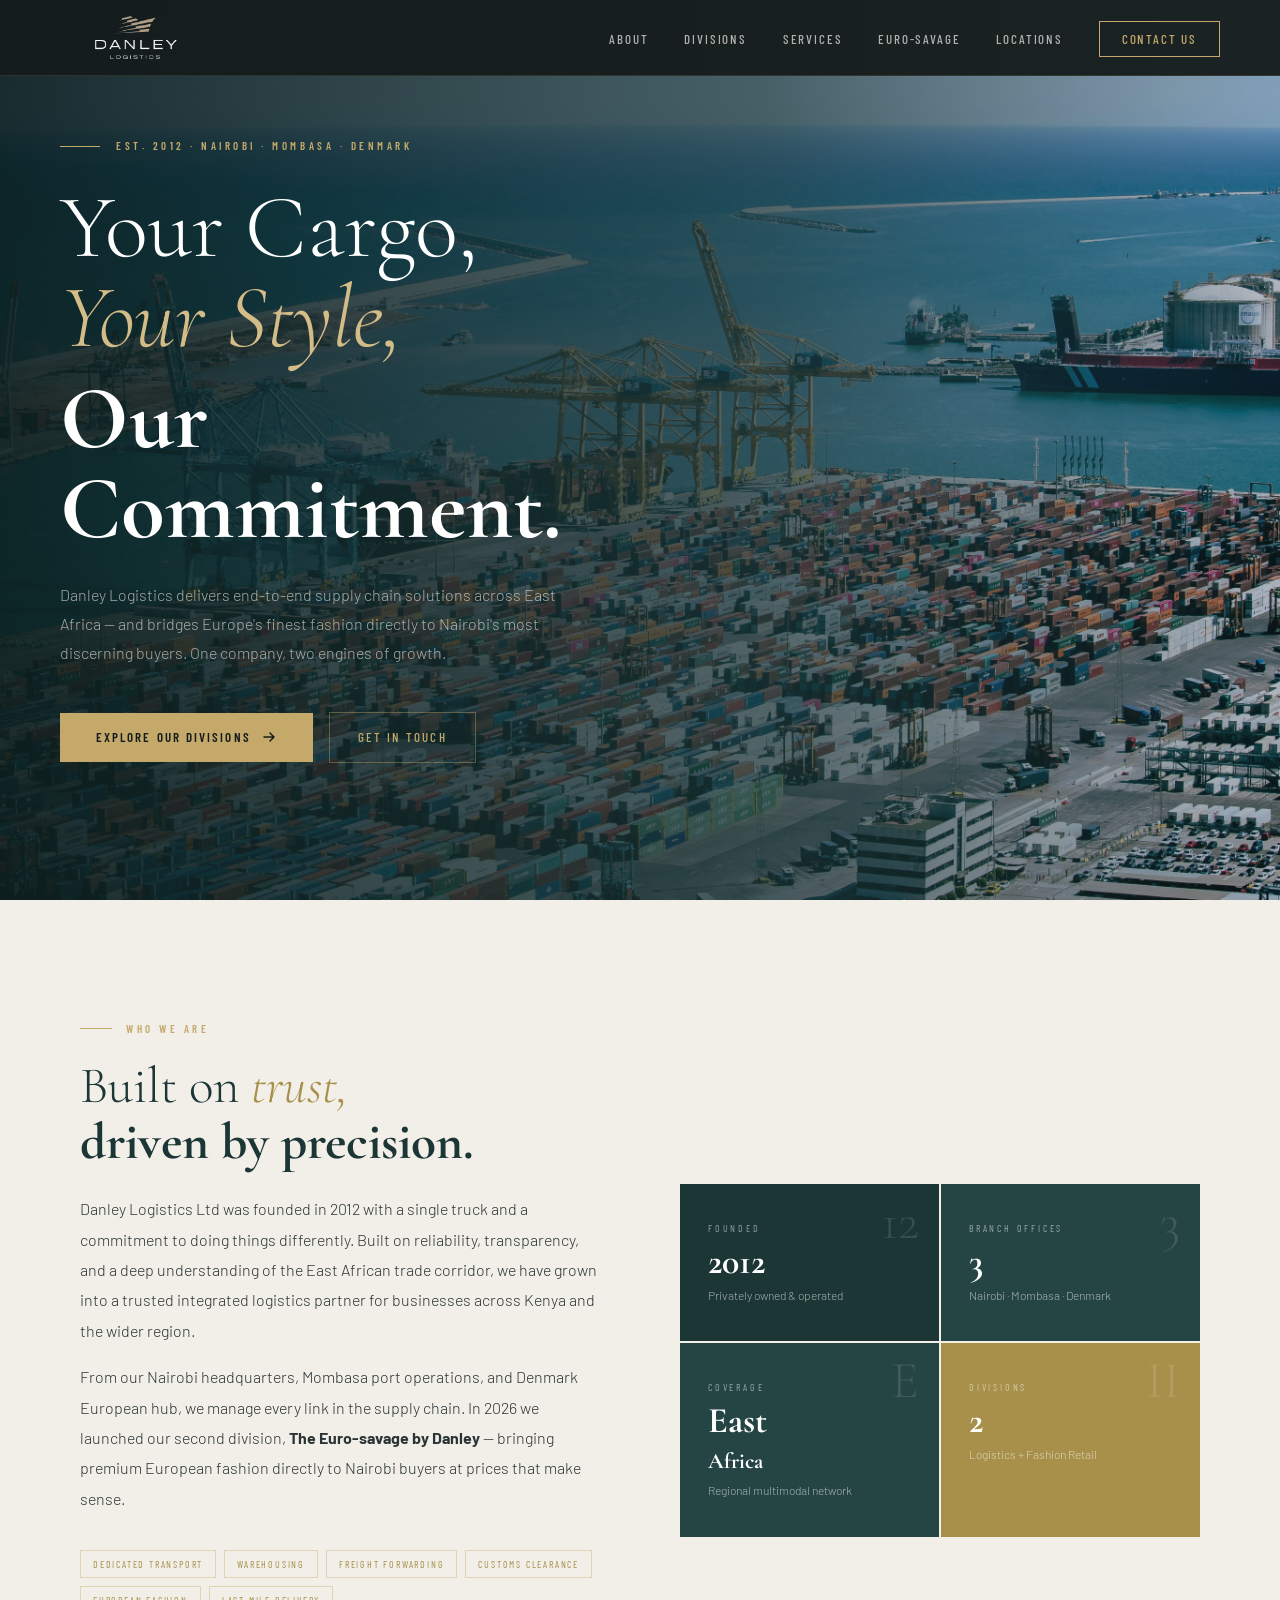
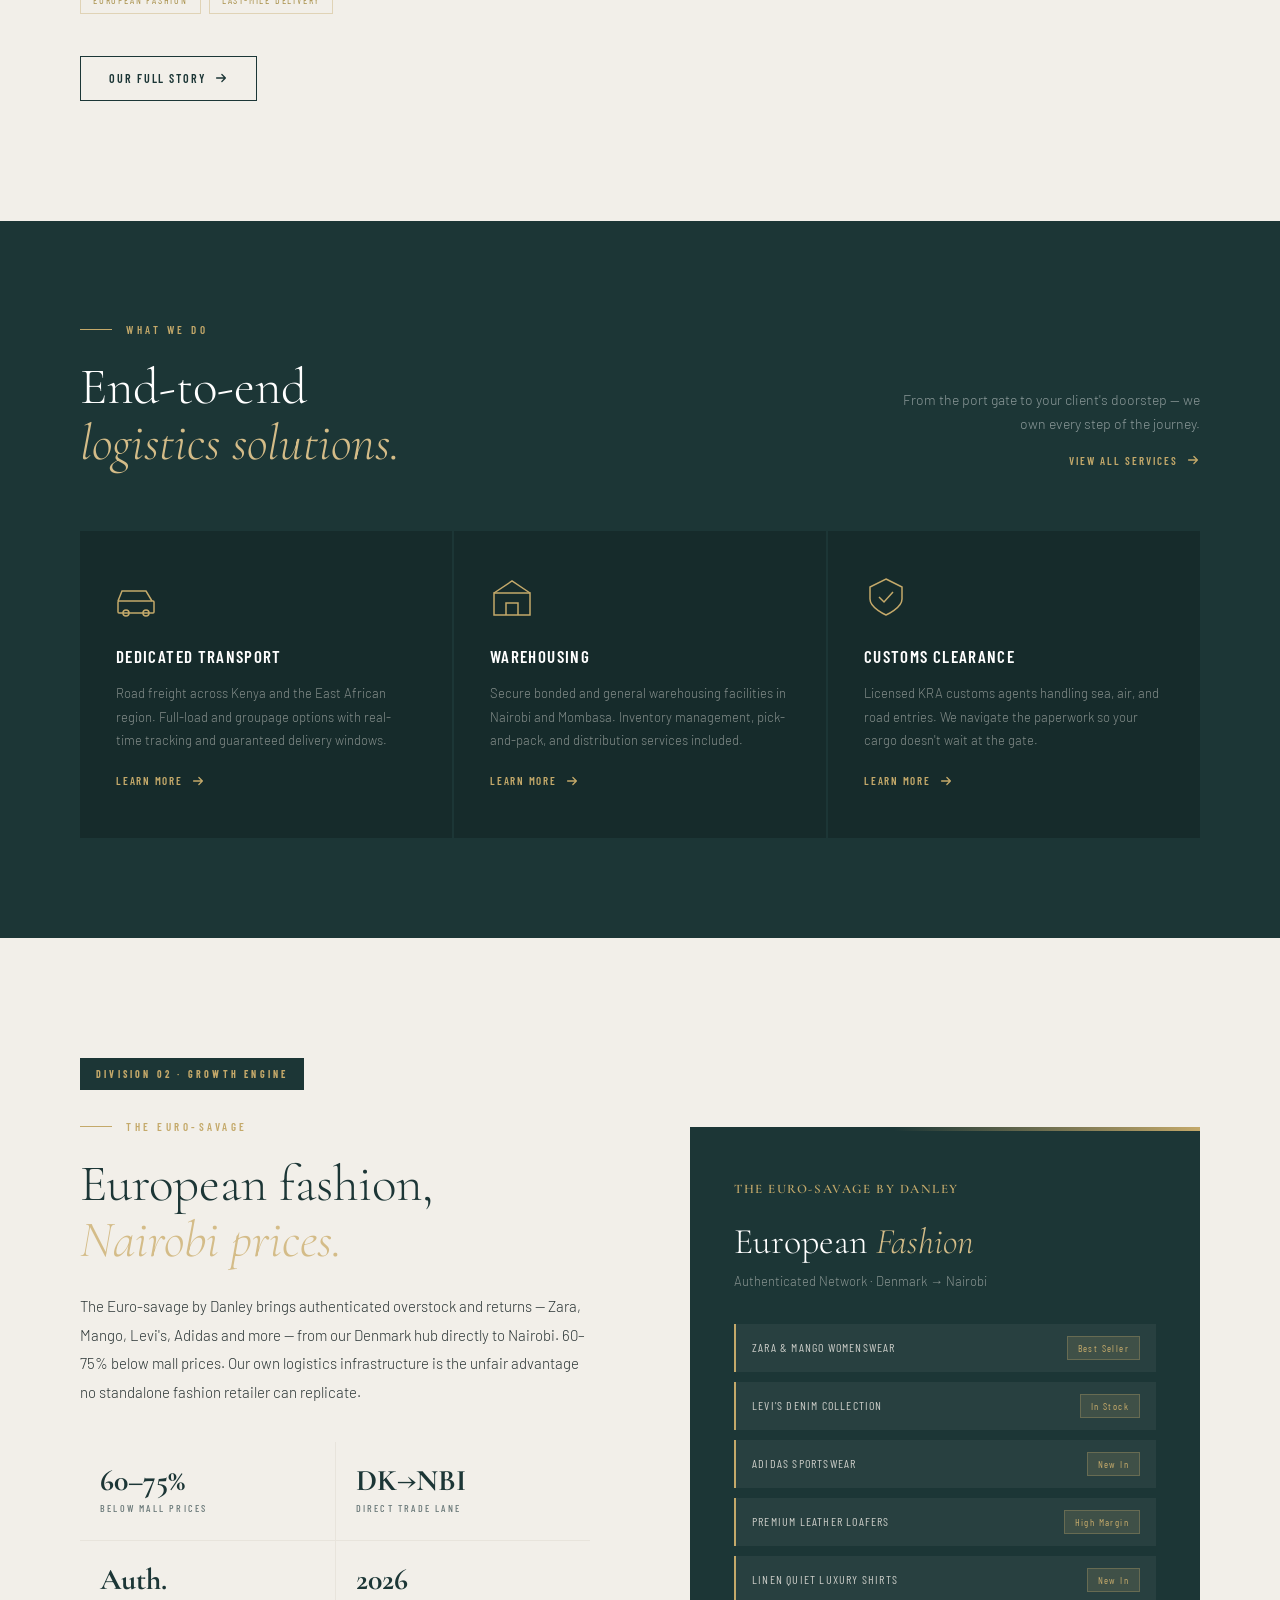
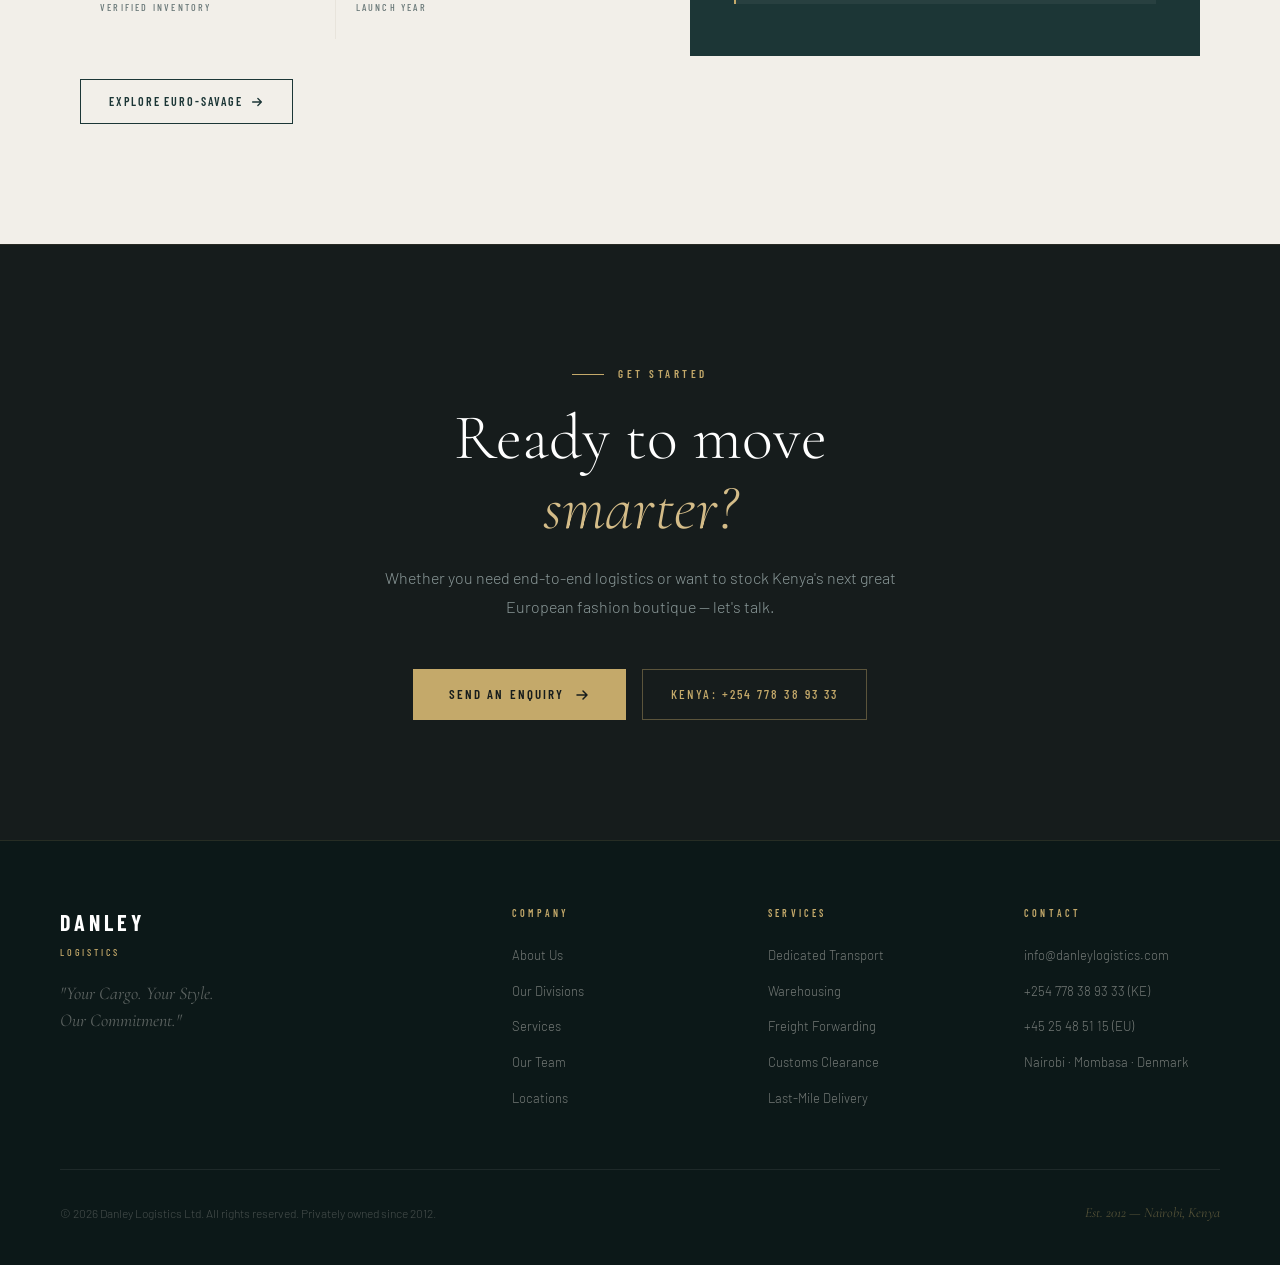
<file: index.html>
<!DOCTYPE html>
<html lang="en">
<head>
<meta charset="UTF-8">
<meta name="viewport" content="width=device-width, initial-scale=1.0">
<title>Danley Logistics — Transport · Warehousing · European Fashion</title>
<link rel="icon" type="image/x-icon" href="images/white.png">
<link href="https://fonts.googleapis.com/css2?family=Cormorant+Garamond:ital,wght@0,300;0,400;0,600;0,700;1,300;1,400&family=Barlow:wght@300;400;500;600;700&family=Barlow+Condensed:wght@400;500;600;700&display=swap" rel="stylesheet">
<style>
/* ── DANLEY LOGISTICS — SHARED STYLESHEET ── */
:root {
  --teal:      #1C3636;
  --teal-mid:  #254545;
  --teal-light:#2E5555;
  --gold:      #C4A96A;
  --gold-light:#D4BC88;
  --gold-dark: #A8904A;
  --cream:     #F2EFE9;
  --cream-dark:#E8E4DC;
  --white:     #FFFFFF;
  --dark:      #161C1C;
  --charcoal:  #2A3434;
  --gray:      #8A9898;
  --slate:     #697878;
  --font-display: 'Cormorant Garamond', Georgia, serif;
  --font-body:    'Barlow', sans-serif;
  --font-cond:    'Barlow Condensed', sans-serif;
  --ease: cubic-bezier(0.16, 1, 0.3, 1);
}

*, *::before, *::after { box-sizing: border-box; margin: 0; padding: 0; }
html { scroll-behavior: smooth; overflow-x: hidden; }
body { font-family: var(--font-body); background: var(--dark); color: var(--cream);  line-height: 1.6; }

::-webkit-scrollbar { width: 4px; }
::-webkit-scrollbar-track { background: var(--dark); }
::-webkit-scrollbar-thumb { background: var(--gold); border-radius: 2px; }

/* ── NAV ── */
nav {
  position: fixed; top: 0; left: 0; right: 0; z-index: 1000;
  padding: 0 60px;
  display: flex; align-items: center; justify-content: space-between;
  height: 76px;
  background: rgba(22,28,28,0.95);
  backdrop-filter: blur(20px);
  border-bottom: 1px solid rgba(196,169,106,0.15);
  transition: all 0.4s var(--ease);
}
nav.scrolled { height: 64px; border-bottom-color: rgba(196,169,106,0.25); }
.nav-logo { display: flex; align-items: center; text-decoration: none; gap: 12px; }
.nav-logo img { height: 150px; width: auto; }
.nav-logo-text { display: flex; flex-direction: column; }
.nav-brand { font-family: var(--font-cond); font-size: 20px; font-weight: 600; letter-spacing: 0.18em; color: var(--white); line-height: 1; }
.nav-sub { font-family: var(--font-cond); font-size: 9px; letter-spacing: 0.28em; color: var(--gold); font-weight: 500; text-transform: uppercase; }
.nav-links { display: flex; align-items: center; gap: 36px; list-style: none; }
.nav-links a { font-family: var(--font-cond); font-size: 13px; letter-spacing: 0.14em; text-transform: uppercase; color: rgba(242,239,233,0.7); text-decoration: none; transition: color 0.3s; font-weight: 500; }
.nav-links a:hover, .nav-links a.active { color: var(--gold); }
.nav-cta { background: transparent; border: 1px solid var(--gold); color: var(--gold) !important; padding: 9px 22px; transition: all 0.3s !important; }
.nav-cta:hover { background: var(--gold) !important; color: var(--dark) !important; }
.nav-toggle { display: none; background: none; border: none; cursor: pointer; color: var(--white); padding: 4px; }


/* ── PAGE HERO (inner pages) ── */
.page-hero {
  padding: 140px 0 80px;
  background: linear-gradient(135deg, #0E2020 0%, #1C3636 50%, #254545 100%);
  position: relative; overflow: hidden;
}
.page-hero::before {
  content: '';
  position: absolute; inset: 0;
  background-image: linear-gradient(rgba(196,169,106,0.04) 1px, transparent 1px), linear-gradient(90deg, rgba(196,169,106,0.04) 1px, transparent 1px);
  background-size: 80px 80px;
  mask-image: radial-gradient(ellipse 80% 80% at 50% 50%, black, transparent);
}
.page-hero-inner { position: relative; z-index: 2; max-width: 1240px; margin: 0 auto; padding: 0 60px; }
.page-hero-eyebrow { display: flex; align-items: center; gap: 14px; margin-bottom: 20px; }
.page-hero-eyebrow-line { width: 32px; height: 1px; background: var(--gold); }
.page-hero-eyebrow-text { font-family: var(--font-cond); font-size: 11px; letter-spacing: 0.32em; text-transform: uppercase; color: var(--gold); font-weight: 600; }
.page-hero h1 { font-family: var(--font-display); font-size: clamp(40px, 5vw, 72px); font-weight: 300; color: var(--white); line-height: 1.1; margin-bottom: 20px; }
.page-hero h1 em { font-style: italic; color: var(--gold-light); }
.page-hero h1 strong { font-weight: 700; }
.page-hero p { font-size: 16px; color: rgba(242,239,233,0.6); max-width: 560px; font-weight: 300; line-height: 1.8; }
.page-hero-img { position: absolute; right: 0; top: 0; bottom: 0; width: 40%; object-fit: cover; opacity: 0.25; }

/* ── SECTION BASE ── */
section { position: relative; }
.section-inner { max-width: 1240px; margin: 0 auto; padding: 0 60px; }
.section-eyebrow { display: flex; align-items: center; gap: 14px; margin-bottom: 20px; }
.section-eyebrow-line { width: 32px; height: 1px; background: var(--gold); }
.section-eyebrow-text { font-family: var(--font-cond); font-size: 11px; letter-spacing: 0.32em; text-transform: uppercase; color: var(--gold); font-weight: 600; }
.section-title { font-family: var(--font-display); font-size: clamp(36px, 4vw, 58px); font-weight: 300; line-height: 1.1; }
.section-title em { font-style: italic; color: var(--gold-light); }
.section-title strong { font-weight: 700; }
.section-body { font-size: 15px; line-height: 1.9; color: var(--charcoal); font-weight: 300; }
.section-body p + p { margin-top: 14px; }

/* ── BUTTONS ── */
.btn-primary {
  background: var(--gold); color: var(--dark);
  padding: 14px 36px; font-family: var(--font-cond); font-size: 13px;
  letter-spacing: 0.16em; text-transform: uppercase; font-weight: 600;
  border: none; cursor: pointer; text-decoration: none;
  transition: all 0.3s; display: inline-flex; align-items: center; gap: 10px;
}
.btn-primary:hover { background: var(--gold-light); transform: translateY(-2px); }
.btn-secondary {
  color: var(--gold); padding: 14px 28px; font-family: var(--font-cond);
  font-size: 13px; letter-spacing: 0.16em; text-transform: uppercase; font-weight: 500;
  border: 1px solid rgba(196,169,106,0.4); text-decoration: none;
  transition: all 0.3s; display: inline-flex; align-items: center; gap: 10px;
}
.btn-secondary:hover { border-color: var(--gold); background: rgba(196,169,106,0.08); }
.btn-outline-dark {
  color: var(--teal); padding: 12px 28px; font-family: var(--font-cond);
  font-size: 12px; letter-spacing: 0.16em; text-transform: uppercase; font-weight: 600;
  border: 1px solid var(--teal); text-decoration: none;
  transition: all 0.3s; display: inline-flex; align-items: center; gap: 8px;
}
.btn-outline-dark:hover { background: var(--teal); color: var(--white); }

/* ── IMAGE PLACEHOLDER ── */
.img-placeholder {
  background: linear-gradient(135deg, var(--teal) 0%, var(--teal-mid) 100%);
  display: flex; align-items: center; justify-content: center;
  position: relative; overflow: hidden;
}
.img-placeholder::after {
  content: attr(data-label);
  font-family: var(--font-cond); font-size: 11px; letter-spacing: 0.2em;
  text-transform: uppercase; color: rgba(196,169,106,0.5);
}
.img-placeholder img { width: 100%; height: 100%; object-fit: cover; display: block; }

/* ── TAGS ── */
.tag { font-family: var(--font-cond); font-size: 10px; letter-spacing: 0.18em; text-transform: uppercase; border: 1px solid rgba(196,169,106,0.4); color: var(--gold); padding: 5px 12px; display: inline-block; }
.tag-dark { border-color: rgba(28,54,54,0.4); color: var(--teal); }

/* ── REVEAL ANIMATIONS ── */
.reveal { opacity: 0; transform: translateY(32px); transition: all 0.9s var(--ease); }
.reveal.visible { opacity: 1; transform: translateY(0); }
.reveal-delay-1 { transition-delay: 0.1s; }
.reveal-delay-2 { transition-delay: 0.2s; }
.reveal-delay-3 { transition-delay: 0.3s; }

/* ── HERO (homepage) ── */
.hero { position: relative; height: 100vh; min-height: 700px; display: flex; align-items: center; overflow: hidden; background: var(--teal); }
.hero-bg { position: absolute; inset: 0; background: radial-gradient(ellipse 120% 80% at 70% 50%, rgba(196,169,106,0.08) 0%, transparent 60%), linear-gradient(135deg, #0E2020 0%, #1C3636 40%, #254545 100%); }
.hero-grid { position: absolute; inset: 0; background-image: linear-gradient(rgba(196,169,106,0.04) 1px, transparent 1px), linear-gradient(90deg, rgba(196,169,106,0.04) 1px, transparent 1px); background-size: 80px 80px; mask-image: radial-gradient(ellipse 80% 80% at 60% 50%, black, transparent); }
.hero-img { position: absolute; right: 0; top: 0; bottom: 0; width: 50%; object-fit: cover; opacity: 0.15; }
.hero-content { position: relative; z-index: 2; padding: 0 60px; max-width: 780px; }
.hero-eyebrow { display: flex; align-items: center; gap: 16px; margin-bottom: 28px; opacity: 0; animation: fadeUp 1s 0.3s var(--ease) forwards; }
.hero-eyebrow-line { width: 40px; height: 1px; background: var(--gold); }
.hero-eyebrow-text { font-family: var(--font-cond); font-size: 11px; letter-spacing: 0.32em; text-transform: uppercase; color: var(--gold); font-weight: 600; }
.hero-title { font-family: var(--font-display); font-size: clamp(52px, 7vw, 96px); font-weight: 300; line-height: 1.0; color: var(--white); margin-bottom: 12px; opacity: 0; animation: fadeUp 1s 0.5s var(--ease) forwards; }
.hero-title em { font-style: italic; color: var(--gold-light); font-weight: 300; }
.hero-title-bold { font-family: var(--font-display); font-size: clamp(52px, 7vw, 96px); font-weight: 700; line-height: 1.0; color: var(--white); display: block; opacity: 0; animation: fadeUp 1s 0.65s var(--ease) forwards; }
.hero-desc { font-size: 16px; line-height: 1.8; color: rgba(242,239,233,0.65); max-width: 520px; margin: 28px 0 44px; font-weight: 300; opacity: 0; animation: fadeUp 1s 0.85s var(--ease) forwards; }
.hero-actions { display: flex; gap: 16px; align-items: center; opacity: 0; animation: fadeUp 1s 1.05s var(--ease) forwards; flex-wrap: wrap; }
.hero-stats { position: absolute; bottom: 60px; right: 60px; z-index: 2; display: flex; gap: 48px; opacity: 0; animation: fadeUp 1s 1.2s var(--ease) forwards; }
.hero-stat { text-align: center; }
.hero-stat-num { font-family: var(--font-display); font-size: 42px; font-weight: 300; color: var(--gold-light); display: block; line-height: 1; }
.hero-stat-label { font-family: var(--font-cond); font-size: 10px; letter-spacing: 0.24em; text-transform: uppercase; color: rgba(242,239,233,0.5); margin-top: 4px; display: block; }
.hero-scroll { position: absolute; bottom: 68px; left: 60px; z-index: 2; display: flex; align-items: center; gap: 12px; opacity: 0; animation: fadeUp 1s 1.4s var(--ease) forwards; }
.hero-scroll-dot { width: 6px; height: 6px; border-radius: 50%; background: var(--gold); animation: pulse 2s infinite; }
.hero-scroll-text { font-family: var(--font-cond); font-size: 10px; letter-spacing: 0.28em; text-transform: uppercase; color: rgba(242,239,233,0.4); }

/* ── DIVISIONS BANNER ── */
.divisions-banner { background: var(--gold); padding: 20px 60px; display: flex; align-items: center; gap: 60px; overflow: hidden; }
.div-label { font-family: var(--font-cond); font-size: 11px; letter-spacing: 0.32em; text-transform: uppercase; color: var(--dark); font-weight: 700; flex-shrink: 0; }
.div-items { display: flex; gap: 48px; align-items: center; flex: 1; flex-wrap: wrap; }
.div-item { display: flex; align-items: center; gap: 12px; font-family: var(--font-cond); font-size: 13px; letter-spacing: 0.12em; text-transform: uppercase; color: rgba(22,28,28,0.75); font-weight: 500; white-space: nowrap; }
.div-item span { color: var(--teal); font-weight: 700; }
.div-dot { width: 4px; height: 4px; border-radius: 50%; background: rgba(22,28,28,0.35); }

/* ── ABOUT SECTION ── */
.about { background: var(--cream); color: var(--dark); padding: 120px 0; }
.about-grid { display: grid; grid-template-columns: 1fr 1fr; gap: 80px; align-items: center; }
.about .section-title { color: var(--teal); }
.about-body { font-size: 16px; line-height: 1.9; color: var(--charcoal); font-weight: 300; margin: 24px 0 36px; }
.about-body p + p { margin-top: 16px; }
.about-card-stack { display: grid; grid-template-columns: 1fr 1fr; gap: 2px; }
.about-card { padding: 36px 28px; position: relative; overflow: hidden; }
.about-card:nth-child(1) { background: var(--teal); }
.about-card:nth-child(2) { background: var(--teal-mid); }
.about-card:nth-child(3) { background: var(--teal-mid); }
.about-card:nth-child(4) { background: var(--gold-dark); }
.about-card-num { font-family: var(--font-display); font-size: 52px; font-weight: 300; color: rgba(255,255,255,0.12); position: absolute; top: 12px; right: 20px; line-height: 1; }
.about-card-label { font-family: var(--font-cond); font-size: 10px; letter-spacing: 0.28em; text-transform: uppercase; color: rgba(255,255,255,0.5); margin-bottom: 8px; }
.about-card-value { font-family: var(--font-display); font-size: 36px; font-weight: 700; color: var(--white); line-height: 1; }
.about-card-desc { font-size: 12px; color: rgba(255,255,255,0.6); margin-top: 6px; font-weight: 300; }
.about-tags { display: flex; flex-wrap: wrap; gap: 8px; margin-top: 12px; }
.about-tag { font-family: var(--font-cond); font-size: 10px; letter-spacing: 0.18em; text-transform: uppercase; border: 1px solid rgba(196,169,106,0.4); color: var(--gold-dark); padding: 5px 12px; }

/* ── SERVICES ── */
.services { background: var(--teal); padding: 100px 0; }
.services-header { display: flex; justify-content: space-between; align-items: flex-end; margin-bottom: 60px; }
.services-header .section-title { color: var(--white); }
.services-header-right { text-align: right; }
.services-header-desc { font-size: 14px; color: var(--gray); max-width: 300px; font-weight: 300; line-height: 1.7; }
.services-grid { display: grid; grid-template-columns: repeat(3, 1fr); gap: 2px; }
.service-card { background: rgba(0,0,0,0.2); padding: 44px 36px; border-bottom: 2px solid transparent; transition: all 0.4s var(--ease); position: relative; overflow: hidden; }
.service-card:hover { background: rgba(0,0,0,0.35); border-bottom-color: var(--gold); }
.service-icon { width: 44px; height: 44px; margin-bottom: 24px; color: var(--gold); }
.service-title { font-family: var(--font-cond); font-size: 17px; letter-spacing: 0.08em; text-transform: uppercase; color: var(--white); font-weight: 600; margin-bottom: 12px; }
.service-desc { font-size: 13px; line-height: 1.8; color: rgba(242,239,233,0.5); font-weight: 300; }
.service-link { display: inline-flex; align-items: center; gap: 8px; margin-top: 20px; font-family: var(--font-cond); font-size: 11px; letter-spacing: 0.16em; text-transform: uppercase; color: var(--gold); text-decoration: none; font-weight: 600; transition: gap 0.3s; }
.service-link:hover { gap: 14px; }

/* ── DIVISIONS CARDS ── */
.divisions { background: var(--dark); padding: 120px 0; }
.divisions-header { text-align: center; margin-bottom: 80px; }
.divisions-header .section-eyebrow { justify-content: center; }
.divisions-header .section-title { color: var(--white); }
.divisions-header .section-subtitle { font-size: 16px; color: var(--gray); max-width: 560px; margin: 20px auto 0; font-weight: 300; line-height: 1.8; }
.divisions-grid { display: grid; grid-template-columns: 1fr 1fr; gap: 3px; }
.division-card { position: relative; overflow: hidden; padding: 64px 56px; min-height: 540px; display: flex; flex-direction: column; transition: all 0.5s var(--ease); }
.division-card:nth-child(1) { background: linear-gradient(140deg, #1A3535 0%, #0E2020 100%); border-top: 3px solid var(--gold); }
.division-card:nth-child(2) { background: linear-gradient(140deg, #2A2A1A 0%, #1A1A0C 100%); border-top: 3px solid var(--gold-dark); }
.division-num { font-family: var(--font-display); font-size: 120px; font-weight: 700; color: rgba(196,169,106,0.06); position: absolute; top: -10px; right: 24px; line-height: 1; pointer-events: none; }
.division-icon { width: 52px; height: 52px; border: 1px solid var(--gold); display: flex; align-items: center; justify-content: center; margin-bottom: 32px; }
.division-icon svg { width: 26px; height: 26px; }
.division-tag { font-family: var(--font-cond); font-size: 10px; letter-spacing: 0.32em; text-transform: uppercase; color: var(--gold); font-weight: 600; margin-bottom: 16px; }
.division-title { font-family: var(--font-display); font-size: 40px; font-weight: 300; color: var(--white); line-height: 1.1; margin-bottom: 20px; }
.division-title strong { font-weight: 700; }
.division-body { font-size: 14px; line-height: 1.9; color: rgba(242,239,233,0.55); font-weight: 300; margin-bottom: 36px; flex: 1; }
.division-services { display: flex; flex-direction: column; gap: 8px; margin-bottom: 40px; }
.division-service-item { display: flex; align-items: center; gap: 12px; font-family: var(--font-cond); font-size: 12px; letter-spacing: 0.1em; text-transform: uppercase; color: rgba(242,239,233,0.6); font-weight: 500; }
.division-service-item::before { content: ''; width: 20px; height: 1px; background: var(--gold); flex-shrink: 0; }
.division-link { display: inline-flex; align-items: center; gap: 10px; font-family: var(--font-cond); font-size: 12px; letter-spacing: 0.16em; text-transform: uppercase; color: var(--gold); text-decoration: none; font-weight: 600; margin-top: auto; transition: gap 0.3s; }
.division-link:hover { gap: 16px; }

/* ── FASHION SECTION ── */
.fashion { background: var(--cream); color: var(--dark); padding: 120px 0; overflow: hidden; }
.fashion-inner { display: grid; grid-template-columns: 1fr 1fr; gap: 100px; align-items: center; }
.fashion-label { background: var(--teal); color: var(--gold); font-family: var(--font-cond); font-size: 10px; letter-spacing: 0.32em; text-transform: uppercase; font-weight: 700; padding: 8px 16px; display: inline-block; margin-bottom: 28px; }
.fashion .section-title { color: var(--teal); }
.fashion-body { font-size: 15px; line-height: 1.9; color: var(--charcoal); font-weight: 300; margin: 24px 0 36px; }
.fashion-metrics { display: grid; grid-template-columns: 1fr 1fr; gap: 1px; background: var(--cream-dark); margin-bottom: 40px; }
.fashion-metric { background: var(--cream); padding: 24px 20px; }
.fashion-metric-val { font-family: var(--font-display); font-size: 30px; font-weight: 700; color: var(--teal); line-height: 1; }
.fashion-metric-label { font-family: var(--font-cond); font-size: 10px; letter-spacing: 0.22em; text-transform: uppercase; color: var(--slate); margin-top: 4px; font-weight: 500; }
.fashion-card-main { background: var(--teal); padding: 52px 44px; position: relative; overflow: hidden; }
.fashion-card-main::before { content: ''; position: absolute; top: 0; right: 0; width: 60%; height: 4px; background: linear-gradient(90deg, transparent, var(--gold)); }
.fashion-card-title { font-family: var(--font-display); font-size: 13px; font-weight: 600; letter-spacing: 0.12em; text-transform: uppercase; color: var(--gold); margin-bottom: 20px; }
.fashion-card-brand { font-family: var(--font-display); font-size: 36px; font-weight: 300; color: var(--white); line-height: 1.2; margin-bottom: 8px; }
.fashion-card-brand em { font-style: italic; color: var(--gold-light); }
.fashion-card-sub { font-size: 13px; color: rgba(242,239,233,0.5); font-weight: 300; margin-bottom: 32px; }
.fashion-items-list { display: flex; flex-direction: column; gap: 10px; }
.fashion-item-row { display: flex; align-items: center; justify-content: space-between; padding: 12px 16px; background: rgba(255,255,255,0.05); border-left: 2px solid var(--gold); }
.fashion-item-name { font-family: var(--font-cond); font-size: 12px; letter-spacing: 0.1em; text-transform: uppercase; color: rgba(242,239,233,0.8); }
.fashion-item-badge { font-family: var(--font-cond); font-size: 10px; letter-spacing: 0.14em; padding: 3px 10px; background: rgba(196,169,106,0.15); color: var(--gold); border: 1px solid rgba(196,169,106,0.3); }

/* ── TEAM ── */
.team { background: var(--dark); padding: 120px 0; }
.team-header { text-align: center; margin-bottom: 72px; }
.team-header .section-eyebrow { justify-content: center; }
.team-header .section-title { color: var(--white); }
.team-grid { display: grid; grid-template-columns: repeat(2, 1fr); gap: 3px; max-width: 900px; margin: 0 auto; }
.team-card { background: var(--teal); padding: 56px 48px; position: relative; overflow: hidden; transition: all 0.4s var(--ease); }
.team-card::before { content: ''; position: absolute; top: 0; left: 0; width: 100%; height: 3px; background: linear-gradient(90deg, var(--gold), transparent); }
.team-card:hover { background: var(--teal-mid); transform: translateY(-4px); }
.team-region { font-family: var(--font-cond); font-size: 10px; letter-spacing: 0.32em; text-transform: uppercase; color: var(--gold); font-weight: 600; margin-bottom: 28px; display: flex; align-items: center; gap: 10px; }
.team-region::after { content: ''; flex: 1; height: 1px; background: rgba(196,169,106,0.3); }
.team-avatar { width: 72px; height: 72px; border-radius: 50%; background: var(--teal-light); border: 2px solid var(--gold); display: flex; align-items: center; justify-content: center; margin-bottom: 20px; font-family: var(--font-display); font-size: 26px; font-weight: 600; color: var(--gold); overflow: hidden; }
.team-avatar img { width: 100%; height: 100%; object-fit: cover; }
.team-name { font-family: var(--font-display); font-size: 26px; font-weight: 600; color: var(--white); margin-bottom: 4px; line-height: 1.2; }
.team-role { font-family: var(--font-cond); font-size: 11px; letter-spacing: 0.2em; text-transform: uppercase; color: rgba(242,239,233,0.45); margin-bottom: 28px; font-weight: 500; }
.team-contact { display: flex; flex-direction: column; gap: 10px; }
.team-contact-item { display: flex; align-items: center; gap: 12px; font-size: 14px; color: rgba(242,239,233,0.7); font-weight: 300; text-decoration: none; transition: color 0.3s; }
.team-contact-item:hover { color: var(--gold); }
.team-contact-icon { width: 32px; height: 32px; border: 1px solid rgba(196,169,106,0.3); display: flex; align-items: center; justify-content: center; flex-shrink: 0; color: var(--gold); transition: all 0.3s; }
.team-contact-item:hover .team-contact-icon { background: var(--gold); color: var(--dark); }
.team-card-general { grid-column: span 2; background: rgba(196,169,106,0.08); border: 1px solid rgba(196,169,106,0.2); padding: 40px 48px; display: flex; align-items: center; justify-content: space-between; gap: 40px; }
.team-general-left { flex: 1; }
.team-general-title { font-family: var(--font-display); font-size: 22px; font-weight: 600; color: var(--white); margin-bottom: 6px; }
.team-general-sub { font-size: 13px; color: rgba(242,239,233,0.5); font-weight: 300; }
.team-general-email { font-family: var(--font-cond); font-size: 16px; letter-spacing: 0.06em; color: var(--gold); font-weight: 600; text-decoration: none; border-bottom: 1px solid rgba(196,169,106,0.4); padding-bottom: 2px; transition: all 0.3s; }

/* ── LOCATIONS ── */
.locations { background: var(--teal); padding: 100px 0; }
.locations-header { margin-bottom: 64px; }
.locations-header .section-title { color: var(--white); }
.locations-grid { display: grid; grid-template-columns: repeat(3, 1fr); gap: 2px; }
.location-card { background: rgba(0,0,0,0.2); padding: 48px 36px; position: relative; overflow: hidden; border-bottom: 2px solid transparent; transition: all 0.4s; }
.location-card:hover { background: rgba(0,0,0,0.3); border-bottom-color: var(--gold); }
.location-badge { position: absolute; top: 20px; right: 20px; font-family: var(--font-cond); font-size: 9px; letter-spacing: 0.2em; text-transform: uppercase; background: var(--gold); color: var(--dark); padding: 4px 10px; font-weight: 700; }
.location-flag { font-size: 32px; display: block; margin-bottom: 16px; }
.location-city { font-family: var(--font-display); font-size: 32px; font-weight: 700; color: var(--white); line-height: 1; }
.location-country { font-family: var(--font-cond); font-size: 11px; letter-spacing: 0.24em; text-transform: uppercase; color: var(--gold); margin: 8px 0 16px; }
.location-role { font-family: var(--font-cond); font-size: 11px; letter-spacing: 0.14em; text-transform: uppercase; color: rgba(242,239,233,0.4); margin-bottom: 16px; font-weight: 500; }
.location-desc { font-size: 13px; color: rgba(242,239,233,0.55); line-height: 1.8; font-weight: 300; }
.location-img { width: 100%; height: 180px; object-fit: cover; margin-bottom: 28px; opacity: 0.6; display: block; }

/* ── CTA SECTION ── */
.cta { background: var(--dark); padding: 120px 0; text-align: center; border-top: 1px solid rgba(196,169,106,0.1); }
.cta-inner { max-width: 700px; margin: 0 auto; padding: 0 60px; }
.cta-eyebrow { justify-content: center; }
.cta-title { font-family: var(--font-display); font-size: clamp(40px, 5vw, 68px); font-weight: 300; color: var(--white); line-height: 1.1; margin-bottom: 20px; }
.cta-title em { font-style: italic; color: var(--gold-light); }
.cta-sub { font-size: 16px; color: var(--gray); font-weight: 300; margin-bottom: 48px; line-height: 1.8; }
.cta-actions { display: flex; gap: 16px; justify-content: center; flex-wrap: wrap; }

/* ── CONTACT FORM ── */
.contact-section { background: var(--cream); padding: 100px 0; }
.contact-grid { display: grid; grid-template-columns: 1fr 1fr; gap: 80px; align-items: start; }
.contact-form { background: var(--white); padding: 52px 44px; }
.form-row { display: grid; grid-template-columns: 1fr 1fr; gap: 16px; }
.form-group { margin-bottom: 20px; }
.form-group.full { grid-column: 1 / -1; }
.form-label { font-family: var(--font-cond); font-size: 10px; letter-spacing: 0.24em; text-transform: uppercase; color: var(--slate); font-weight: 600; display: block; margin-bottom: 8px; }
.form-input, .form-select, .form-textarea {
  width: 100%; padding: 14px 16px; border: 1px solid var(--cream-dark);
  background: var(--cream); font-family: var(--font-body); font-size: 14px;
  color: var(--dark); outline: none; transition: border-color 0.3s;
  appearance: none; border-radius: 0;
}
.form-input:focus, .form-select:focus, .form-textarea:focus { border-color: var(--gold); background: var(--white); }
.form-textarea { min-height: 120px; resize: vertical; }
.form-submit { background: var(--teal); color: var(--white); padding: 16px 40px; font-family: var(--font-cond); font-size: 13px; letter-spacing: 0.16em; text-transform: uppercase; font-weight: 600; border: none; cursor: pointer; transition: all 0.3s; width: 100%; margin-top: 8px; }
.form-submit:hover { background: var(--teal-mid); }
.contact-info { padding-top: 8px; }
.contact-info .section-title { color: var(--teal); margin-bottom: 12px; }
.contact-info-body { font-size: 15px; color: var(--charcoal); line-height: 1.8; font-weight: 300; margin-bottom: 40px; }
.contact-detail { display: flex; align-items: flex-start; gap: 16px; margin-bottom: 24px; }
.contact-detail-icon { width: 40px; height: 40px; background: var(--teal); display: flex; align-items: center; justify-content: center; color: var(--gold); flex-shrink: 0; }
.contact-detail-label { font-family: var(--font-cond); font-size: 10px; letter-spacing: 0.22em; text-transform: uppercase; color: var(--slate); font-weight: 600; margin-bottom: 4px; }
.contact-detail-value { font-size: 14px; color: var(--charcoal); font-weight: 400; text-decoration: none; }
.contact-detail-value:hover { color: var(--teal); }

/* ── VALUES ── */
.values { background: var(--dark); padding: 100px 0; }
.values-grid { display: grid; grid-template-columns: repeat(4, 1fr); gap: 2px; margin-top: 60px; }
.value-card { background: rgba(255,255,255,0.03); padding: 44px 32px; border-top: 2px solid rgba(196,169,106,0.2); transition: all 0.4s; }
.value-card:hover { background: rgba(255,255,255,0.06); border-top-color: var(--gold); }
.value-num { font-family: var(--font-display); font-size: 48px; font-weight: 300; color: rgba(196,169,106,0.15); line-height: 1; margin-bottom: 20px; }
.value-title { font-family: var(--font-cond); font-size: 15px; letter-spacing: 0.1em; text-transform: uppercase; color: var(--white); font-weight: 600; margin-bottom: 12px; }
.value-body { font-size: 13px; color: rgba(242,239,233,0.5); line-height: 1.8; font-weight: 300; }

/* ── IMAGE BLOCKS ── */
.img-block { width: 100%; display: block; object-fit: cover; }

/* ── FOOTER ── */
footer { background: #0C1818; border-top: 1px solid rgba(196,169,106,0.15); padding: 64px 60px 40px; }
.footer-grid { display: grid; grid-template-columns: 2fr 1fr 1fr 1fr; gap: 60px; margin-bottom: 60px; }
.footer-brand-name { font-family: var(--font-cond); font-size: 22px; letter-spacing: 0.18em; font-weight: 700; color: var(--white); margin-bottom: 4px; }
.footer-brand-sub { font-family: var(--font-cond); font-size: 10px; letter-spacing: 0.28em; text-transform: uppercase; color: var(--gold); font-weight: 500; margin-bottom: 20px; }
.footer-tagline { font-family: var(--font-display); font-size: 18px; font-style: italic; color: rgba(242,239,233,0.35); line-height: 1.5; }
.footer-col-title { font-family: var(--font-cond); font-size: 10px; letter-spacing: 0.32em; text-transform: uppercase; color: var(--gold); font-weight: 600; margin-bottom: 20px; }
.footer-links { list-style: none; display: flex; flex-direction: column; gap: 10px; }
.footer-links a { font-size: 13px; color: rgba(242,239,233,0.45); text-decoration: none; font-weight: 300; transition: color 0.3s; }
.footer-links a:hover { color: var(--gold); }
.footer-bottom { padding-top: 32px; border-top: 1px solid rgba(242,239,233,0.08); display: flex; justify-content: space-between; align-items: center; }
.footer-copy { font-size: 12px; color: rgba(242,239,233,0.25); font-weight: 300; }
.footer-est { font-family: var(--font-display); font-size: 14px; font-style: italic; color: rgba(196,169,106,0.4); }

/* ── ANIMATIONS ── */
@keyframes fadeUp { from { opacity: 0; transform: translateY(24px); } to { opacity: 1; transform: translateY(0); } }
@keyframes pulse { 0%, 100% { opacity: 1; transform: scale(1); } 50% { opacity: 0.4; transform: scale(0.7); } }


/* ── RESPONSIVE — TABLET ── */
@media (max-width: 1024px) {
  .nav-links { gap: 20px; }
  .about-grid, .fashion-inner, .contact-grid { grid-template-columns: 1fr; gap: 60px; }
  .divisions-grid { grid-template-columns: 1fr; }
  .services-grid { grid-template-columns: 1fr 1fr; }
  .values-grid { grid-template-columns: 1fr 1fr; }
  .footer-grid { grid-template-columns: 1fr 1fr; gap: 40px; }
  .division-card { padding: 48px 40px; min-height: 460px; }
  .hero-stats { gap: 32px; bottom: 40px; right: 40px; }
}

/* ── RESPONSIVE — MOBILE ── */
@media (max-width: 768px) {
  /* Nav */
  nav { padding: 0 20px; }
  .nav-links { display: none; }
  .nav-toggle { display: block; }

  /* Hero */
  .hero { padding: 140px 0 80px;
  background: linear-gradient(135deg, #0E2020 0%, #1C3636 50%, #254545 100%);
  position: relative; overflow: hidden; }
  .hero-content { padding: 0 20px; max-width: 100%; }
  .hero-title { font-size: clamp(38px, 10vw, 60px); }
  .hero-title-bold { font-size: clamp(38px, 10vw, 60px); }
  .hero-desc { font-size: 14px; margin: 20px 0 32px; max-width: 100%; }
  .hero-actions { flex-direction: column; align-items: flex-start; gap: 12px; }
  .hero-actions .btn-primary,
  .hero-actions .btn-secondary { width: 100%; justify-content: center; min-height: 48px; }

  /* Hero stats — move to below content on mobile */
  .hero-stats {
    position: relative;
    bottom: auto; right: auto;
    display: flex;
    gap: 0;
    justify-content: space-between;
    margin-top: 40px;
    padding-top: 24px;
    border-top: 1px solid rgba(196,169,106,0.2);
    opacity: 1;
    animation: none;
  }
  .hero-stat { flex: 1; text-align: center; }
  .hero-stat + .hero-stat { border-left: 1px solid rgba(196,169,106,0.15); }
  .hero-stat-num { font-size: 28px; }
  .hero-stat-label { font-size: 9px; letter-spacing: 0.18em; }

  /* Hide scroll indicator on mobile */
  .hero-scroll { display: none; }

  /* Layout helpers */
  .section-inner, .page-hero-inner { padding: 0 20px; }

  /* About */
  .about { padding: 72px 0; }
  .about-grid { grid-template-columns: 1fr; gap: 40px; }
  .about-card-stack { grid-template-columns: 1fr 1fr; gap: 2px; }
  .about-card { padding: 24px 20px; }
  .about-card-value { font-size: 28px; }
  .about-body { font-size: 14px; margin: 20px 0 28px; }

  /* Divisions banner */
  .divisions-banner { padding: 16px 20px; flex-direction: column; align-items: flex-start; gap: 12px; }
  .div-items { gap: 16px; }

  /* Services */
  .services { padding: 72px 0; }
  .services-grid { grid-template-columns: 1fr; }
  .service-card { padding: 32px 24px; }
  .services-header { flex-direction: column; align-items: flex-start; gap: 16px; margin-bottom: 40px; }
  .services-header-right { text-align: left; }
  .services-header-desc { max-width: 100%; }

  /* Divisions */
  .divisions { padding: 72px 0; }
  .divisions-grid { grid-template-columns: 1fr; }
  .division-card { padding: 40px 28px; min-height: unset; }
  .division-num { font-size: 64px; }
  .division-title { font-size: 30px; }
  .divisions-header { margin-bottom: 48px; }

  /* Fashion */
  .fashion { padding: 72px 0; }
  .fashion-inner { grid-template-columns: 1fr; gap: 48px; }
  .fashion-card-main { padding: 36px 28px; }
  .fashion-card-brand { font-size: 28px; }
  .fashion-metrics { grid-template-columns: 1fr 1fr; }

  /* Team */
  .team { padding: 72px 0; }
  .team-grid { grid-template-columns: 1fr; gap: 2px; max-width: 100%; }
  .team-card { padding: 36px 28px; }
  .team-card-general { grid-column: span 1; flex-direction: column; gap: 20px; padding: 28px; }
  .team-name { font-size: 22px; }

  /* Locations */
  .locations { padding: 72px 0; }
  .locations-grid { grid-template-columns: 1fr; }
  .location-card { padding: 32px 24px; }

  /* Values */
  .values { padding: 72px 0; }
  .values-grid { grid-template-columns: 1fr 1fr; gap: 2px; margin-top: 40px; }
  .value-card { padding: 28px 20px; }
  .value-num { font-size: 36px; margin-bottom: 12px; }

  /* CTA */
  .cta { padding: 80px 0; }
  .cta-inner { padding: 0 20px; }
  .cta-actions { flex-direction: column; align-items: stretch; gap: 12px; }
  .cta-actions .btn-primary,
  .cta-actions .btn-secondary { justify-content: center; min-height: 48px; }

  /* Footer */
  footer { padding: 48px 20px 32px; }
  .footer-grid { grid-template-columns: 1fr; gap: 32px; }
  .footer-bottom { flex-direction: column; gap: 10px; text-align: center; }

  /* Contact form */
  .contact-section { padding: 72px 0; }
  .contact-grid { grid-template-columns: 1fr; gap: 48px; }
  .contact-form { padding: 32px 24px; }
  .form-row { grid-template-columns: 1fr; }

  /* Inquiry modal — full screen on mobile */
  #inquiryModal {
    max-width: 100% !important;
    max-height: 100svh !important;
    border-radius: 0 !important;
  }
  #inquiryOverlay { padding: 0 !important; align-items: flex-end !important; }
  #inquiryModal > div:first-child { padding: 24px 24px 20px !important; }
  #inquiryModal > div:last-child { padding: 24px 24px 32px !important; }
  #inquiryModal [style*="grid-template-columns:1fr 1fr"] {
    grid-template-columns: 1fr !important;
  }

  /* Reveal animation — lighter on mobile */
  .reveal { transform: translateY(18px); transition-duration: 0.6s; }
}

/* ── TINY PHONES (≤390px) ── */
@media (max-width: 390px) {
  .about-card-stack { grid-template-columns: 1fr; }
  .values-grid { grid-template-columns: 1fr; }
  .fashion-metrics { grid-template-columns: 1fr; }
  .hero-title, .hero-title-bold { font-size: 32px; }
  .nav-logo img { height: 80px; }
}


/* ── HERO IMAGE BACKGROUNDS ── */
.hero {
  background-image: url('images/seahero.jpg');
  background-size: cover;
  background-position: center;
}
.hero-bg { background: linear-gradient(to right, rgba(14,32,32,0.92) 0%, rgba(28,54,54,0.75) 60%, rgba(28,54,54,0.3) 100%); }
.hero-grid { display: none; }


.page-hero {
  background-size: cover !important;
  background-position: center !important;
  background-repeat: no-repeat !important;
}
.page-hero::after {
  content: '';
  position: absolute;
  inset: 0;
  background: linear-gradient(135deg, rgba(10,24,24,0.88) 0%, rgba(28,54,54,0.72) 60%, rgba(28,54,54,0.4) 100%);
  z-index: 1;
}
.page-hero-inner { z-index: 3; }
.page-hero-img { display: none; }


</style>
</head>
<body>

<nav id="mainNav">
  <a href="index.html" class="nav-logo">
    <img src="images/logo-bg.png" alt="Danley Logistics">
  </a>
  <ul class="nav-links">
    <li><a href="about.html">About</a></li>
    <li><a href="divisions.html">Divisions</a></li>
    <li><a href="services.html">Services</a></li>
    <li><a href="eurosavage.html">Euro-savage</a></li>
    <li><a href="locations.html">Locations</a></li>
    <li><a href="contact.html" class="nav-cta">Contact Us</a></li>
  </ul>
  <button class="nav-toggle" id="navToggle"><svg width="24" height="24" viewBox="0 0 24 24" fill="none"><path d="M3 6h18M3 12h18M3 18h18" stroke="currentColor" stroke-width="2" stroke-linecap="round"/></svg></button>
</nav>

<!-- HERO -->
<section class="hero" id="hero">
  <div class="hero-bg"></div>
  <div class="hero-grid"></div>
  
  <div class="hero-content">
    <div class="hero-eyebrow">
      <div class="hero-eyebrow-line"></div>
      <span class="hero-eyebrow-text">Est. 2012 · Nairobi · Mombasa · Denmark</span>
    </div>
    <h1 class="hero-title">Your Cargo,<br><em>Your Style,</em></h1>
    <span class="hero-title-bold">Our Commitment.</span>
    <p class="hero-desc">Danley Logistics delivers end-to-end supply chain solutions across East Africa — and bridges Europe's finest fashion directly to Nairobi's most discerning buyers. One company, two engines of growth.</p>
    <div class="hero-actions">
      <a href="divisions.html" class="btn-primary">Explore Our Divisions <svg width="16" height="16" viewBox="0 0 16 16" fill="none"><path d="M3 8h10M9 4l4 4-4 4" stroke="currentColor" stroke-width="1.5" stroke-linecap="round" stroke-linejoin="round"/></svg></a>
      <a href="contact.html" class="btn-secondary">Get in Touch</a>
    </div>
  </div>
</section>

<!-- ABOUT TEASER -->
<section class="about" id="about">
  <div class="section-inner">
    <div class="about-grid">
      <div class="reveal">
        <div class="section-eyebrow"><div class="section-eyebrow-line"></div><span class="section-eyebrow-text">Who We Are</span></div>
        <h2 class="section-title" style="color:var(--teal)">Built on <em style="color:var(--gold-dark)">trust,</em><br><strong>driven by precision.</strong></h2>
        <div class="about-body">
          <p>Danley Logistics Ltd was founded in 2012 with a single truck and a commitment to doing things differently. Built on reliability, transparency, and a deep understanding of the East African trade corridor, we have grown into a trusted integrated logistics partner for businesses across Kenya and the wider region.</p>
          <p>From our Nairobi headquarters, Mombasa port operations, and Denmark European hub, we manage every link in the supply chain. In 2026 we launched our second division, <strong>The Euro-savage by Danley</strong> — bringing premium European fashion directly to Nairobi buyers at prices that make sense.</p>
        </div>
        <div class="about-tags">
          <span class="about-tag">Dedicated Transport</span>
          <span class="about-tag">Warehousing</span>
          <span class="about-tag">Freight Forwarding</span>
          <span class="about-tag">Customs Clearance</span>
          <span class="about-tag">European Fashion</span>
          <span class="about-tag">Last-Mile Delivery</span>
        </div>
        <br>
        <a href="about.html" class="btn-outline-dark" style="margin-top:16px">Our Full Story <svg width="14" height="14" viewBox="0 0 16 16" fill="none"><path d="M3 8h10M9 4l4 4-4 4" stroke="currentColor" stroke-width="1.5" stroke-linecap="round" stroke-linejoin="round"/></svg></a>
      </div>
      <div class="reveal reveal-delay-2">
        <div class="about-card-stack">
          <div class="about-card"><div class="about-card-num">12</div><div class="about-card-label">Founded</div><div class="about-card-value">2012</div><div class="about-card-desc">Privately owned &amp; operated</div></div>
          <div class="about-card"><div class="about-card-num">3</div><div class="about-card-label">Branch Offices</div><div class="about-card-value">3</div><div class="about-card-desc">Nairobi · Mombasa · Denmark</div></div>
          <div class="about-card"><div class="about-card-num">E</div><div class="about-card-label">Coverage</div><div class="about-card-value">East<br><span style="font-size:22px">Africa</span></div><div class="about-card-desc">Regional multimodal network</div></div>
          <div class="about-card"><div class="about-card-num">II</div><div class="about-card-label">Divisions</div><div class="about-card-value">2</div><div class="about-card-desc">Logistics + Fashion Retail</div></div>
        </div>
      </div>
    </div>
  </div>
</section>

<!-- SERVICES TEASER -->
<section class="services" id="services">
  <div class="section-inner">
    <div class="services-header reveal">
      <div>
        <div class="section-eyebrow"><div class="section-eyebrow-line"></div><span class="section-eyebrow-text">What We Do</span></div>
        <h2 class="section-title" style="color:var(--white)">End-to-end<br><em>logistics solutions.</em></h2>
      </div>
      <div class="services-header-right">
        <p class="services-header-desc">From the port gate to your client's doorstep — we own every step of the journey.</p>
        <a href="services.html" style="display:inline-flex;align-items:center;gap:8px;margin-top:16px;font-family:var(--font-cond);font-size:11px;letter-spacing:0.18em;text-transform:uppercase;color:var(--gold);text-decoration:none;font-weight:600;">View All Services <svg width="14" height="14" viewBox="0 0 16 16" fill="none"><path d="M3 8h10M9 4l4 4-4 4" stroke="currentColor" stroke-width="1.5" stroke-linecap="round" stroke-linejoin="round"/></svg></a>
      </div>
    </div>
    <div class="services-grid reveal reveal-delay-1">
      <div class="service-card">
        <div class="service-icon"><svg viewBox="0 0 44 44" fill="none" stroke="currentColor" stroke-width="1.5"><rect x="2" y="26" width="36" height="12" rx="1"/><path d="M2 26 L6 16 h24 l6 10"/><circle cx="10" cy="38" r="3"/><circle cx="30" cy="38" r="3"/></svg></div>
        <div class="service-title">Dedicated Transport</div>
        <p class="service-desc">Road freight across Kenya and the East African region. Full-load and groupage options with real-time tracking and guaranteed delivery windows.</p>
        <a href="services.html#transport" class="service-link">Learn more <svg width="14" height="14" viewBox="0 0 16 16" fill="none"><path d="M3 8h10M9 4l4 4-4 4" stroke="currentColor" stroke-width="1.5" stroke-linecap="round" stroke-linejoin="round"/></svg></a>
      </div>
      <div class="service-card">
        <div class="service-icon"><svg viewBox="0 0 44 44" fill="none" stroke="currentColor" stroke-width="1.5"><rect x="4" y="18" width="36" height="22"/><path d="M4 18 L22 6 L40 18"/><path d="M16 40 L16 28 h12 v12"/></svg></div>
        <div class="service-title">Warehousing</div>
        <p class="service-desc">Secure bonded and general warehousing facilities in Nairobi and Mombasa. Inventory management, pick-and-pack, and distribution services included.</p>
        <a href="services.html#warehousing" class="service-link">Learn more <svg width="14" height="14" viewBox="0 0 16 16" fill="none"><path d="M3 8h10M9 4l4 4-4 4" stroke="currentColor" stroke-width="1.5" stroke-linecap="round" stroke-linejoin="round"/></svg></a>
      </div>
      <div class="service-card">
        <div class="service-icon"><svg viewBox="0 0 44 44" fill="none" stroke="currentColor" stroke-width="1.5"><path d="M22 4 L38 12 V24 C38 33 22 40 22 40 C22 40 6 33 6 24 V12 Z"/><path d="M15 22 L20 27 L29 17"/></svg></div>
        <div class="service-title">Customs Clearance</div>
        <p class="service-desc">Licensed KRA customs agents handling sea, air, and road entries. We navigate the paperwork so your cargo doesn't wait at the gate.</p>
        <a href="services.html#customs" class="service-link">Learn more <svg width="14" height="14" viewBox="0 0 16 16" fill="none"><path d="M3 8h10M9 4l4 4-4 4" stroke="currentColor" stroke-width="1.5" stroke-linecap="round" stroke-linejoin="round"/></svg></a>
      </div>
    </div>
  </div>
</section>

<!-- EURO-savage TEASER -->
<section class="fashion" id="fashion">
  <div class="section-inner">
    <div class="fashion-inner">
      <div class="reveal">
        <div class="fashion-label">Division 02 · Growth Engine</div>
        <div class="section-eyebrow"><div class="section-eyebrow-line"></div><span class="section-eyebrow-text">The Euro-savage</span></div>
        <h2 class="section-title" style="color:var(--teal)">European fashion,<br><em>Nairobi prices.</em></h2>
        <p class="fashion-body">The Euro-savage by Danley brings authenticated overstock and returns — Zara, Mango, Levi's, Adidas and more — from our Denmark hub directly to Nairobi. 60–75% below mall prices. Our own logistics infrastructure is the unfair advantage no standalone fashion retailer can replicate.</p>
        <div class="fashion-metrics">
          <div class="fashion-metric"><div class="fashion-metric-val">60–75%</div><div class="fashion-metric-label">Below Mall Prices</div></div>
          <div class="fashion-metric"><div class="fashion-metric-val">DK→NBI</div><div class="fashion-metric-label">Direct Trade Lane</div></div>
          <div class="fashion-metric"><div class="fashion-metric-val">Auth.</div><div class="fashion-metric-label">Verified Inventory</div></div>
          <div class="fashion-metric"><div class="fashion-metric-val">2026</div><div class="fashion-metric-label">Launch Year</div></div>
        </div>
        <a href="eurosavage.html" class="btn-outline-dark">Explore Euro-savage <svg width="14" height="14" viewBox="0 0 16 16" fill="none"><path d="M3 8h10M9 4l4 4-4 4" stroke="currentColor" stroke-width="1.5" stroke-linecap="round" stroke-linejoin="round"/></svg></a>
      </div>
      <div class="reveal reveal-delay-2">
        <div class="fashion-card-main">
          <div class="fashion-card-title">The Euro-savage by Danley</div>
          <div class="fashion-card-brand">European <em>Fashion</em></div>
          <div class="fashion-card-sub">Authenticated Network · Denmark → Nairobi</div>
          <div class="fashion-items-list">
            <div class="fashion-item-row"><span class="fashion-item-name">Zara &amp; Mango Womenswear</span><span class="fashion-item-badge">Best Seller</span></div>
            <div class="fashion-item-row"><span class="fashion-item-name">Levi's Denim Collection</span><span class="fashion-item-badge">In Stock</span></div>
            <div class="fashion-item-row"><span class="fashion-item-name">Adidas Sportswear</span><span class="fashion-item-badge">New In</span></div>
            <div class="fashion-item-row"><span class="fashion-item-name">Premium Leather Loafers</span><span class="fashion-item-badge">High Margin</span></div>
            <div class="fashion-item-row"><span class="fashion-item-name">Linen Quiet Luxury Shirts</span><span class="fashion-item-badge">New In</span></div>
          </div>
        </div>
      </div>
    </div>
  </div>
</section>

<!-- CTA -->
<section class="cta" id="contact">
  <div class="cta-inner">
    <div class="section-eyebrow cta-eyebrow"><div class="section-eyebrow-line"></div><span class="section-eyebrow-text">Get Started</span></div>
    <h2 class="cta-title reveal">Ready to move <em>smarter?</em></h2>
    <p class="cta-sub reveal reveal-delay-1">Whether you need end-to-end logistics or want to stock Kenya's next great European fashion boutique — let's talk.</p>
    <div class="cta-actions reveal reveal-delay-2">
      <a href="contact.html" class="btn-primary open-inquiry" data-subject="Transport">Send an Enquiry <svg width="16" height="16" viewBox="0 0 16 16" fill="none"><path d="M3 8h10M9 4l4 4-4 4" stroke="currentColor" stroke-width="1.5" stroke-linecap="round" stroke-linejoin="round"/></svg></a>
      <a href="tel:+254778389333" class="btn-secondary">Kenya: +254 778 38 93 33</a>
    </div>
  </div>
</section>

<!-- FOOTER -->
<footer>
  <div class="footer-grid">
    <div>
      <div class="footer-brand-name">DANLEY</div>
      <div class="footer-brand-sub">Logistics</div>
      <div class="footer-tagline">"Your Cargo. Your Style.<br>Our Commitment."</div>
    </div>
    <div>
      <div class="footer-col-title">Company</div>
      <ul class="footer-links">
        <li><a href="about.html">About Us</a></li>
        <li><a href="divisions.html">Our Divisions</a></li>
        <li><a href="services.html">Services</a></li>
        <li><a href="team.html">Our Team</a></li>
        <li><a href="locations.html">Locations</a></li>
      </ul>
    </div>
    <div>
      <div class="footer-col-title">Services</div>
      <ul class="footer-links">
        <li><a href="services.html#transport">Dedicated Transport</a></li>
        <li><a href="services.html#warehousing">Warehousing</a></li>
        <li><a href="services.html#freight">Freight Forwarding</a></li>
        <li><a href="services.html#customs">Customs Clearance</a></li>
        <li><a href="services.html#lastmile">Last-Mile Delivery</a></li>
      </ul>
    </div>
    <div>
      <div class="footer-col-title">Contact</div>
      <ul class="footer-links">
        <li><a href="mailto:info@danleylogistics.com">info@danleylogistics.com</a></li>
        <li><a href="tel:+254778389333">+254 778 38 93 33 (KE)</a></li>
        <li><a href="tel:">+45 25 48 51 15 (EU)</a></li>
        <li><a href="locations.html">Nairobi · Mombasa · Denmark</a></li>
      </ul>
    </div>
  </div>
  <div class="footer-bottom">
    <div class="footer-copy">© 2026 Danley Logistics Ltd. All rights reserved. Privately owned since 2012.</div>
    <div class="footer-est">Est. 2012 — Nairobi, Kenya</div>
  </div>
</footer>

<!-- MOBILE MENU OVERLAY -->
<div class="mobile-menu-overlay" aria-hidden="true"></div>

<div id="inquiryOverlay" style="
  position:fixed;inset:0;background:rgba(10,20,20,0.88);
  backdrop-filter:blur(8px);-webkit-backdrop-filter:blur(8px);
  z-index:9000;display:flex;align-items:center;justify-content:center;
  padding:20px;opacity:0;pointer-events:none;
  transition:opacity 0.35s cubic-bezier(0.16,1,0.3,1);
">
  <div id="inquiryModal" style="
    background:#F2EFE9;width:100%;max-width:640px;
    max-height:90vh;overflow-y:auto;position:relative;
    transform:translateY(28px) scale(0.98);
    transition:transform 0.4s cubic-bezier(0.16,1,0.3,1);
  ">

    <!-- HEADER -->
    <div style="background:#1C3636;padding:32px 44px 28px;position:relative;">
      <div style="font-size:10px;letter-spacing:0.28em;text-transform:uppercase;color:#C4A96A;font-weight:600;margin-bottom:8px;">Danley Logistics — Quick Enquiry</div>
      <div style="font-family:'Fraunces',Georgia,serif;font-size:30px;font-weight:300;color:#fff;line-height:1.15;font-optical-sizing:auto;">
        Tell us what you <em style="color:#D4BC88;">need.</em>
      </div>
      <button id="inquiryClose" aria-label="Close enquiry form" style="
        position:absolute;top:18px;right:18px;background:none;border:none;
        color:rgba(242,239,233,0.45);cursor:pointer;width:36px;height:36px;
        display:flex;align-items:center;justify-content:center;
        font-size:20px;line-height:1;transition:color 0.25s;
      ">✕</button>
    </div>

    <!-- FORM BODY -->
    <div style="padding:36px 44px 40px;">
      <form id="contactForm">

        <div style="display:grid;grid-template-columns:1fr 1fr;gap:16px;margin-bottom:18px;">
          <div>
            <label for="inqName" style="font-size:10px;letter-spacing:0.22em;text-transform:uppercase;color:#697878;font-weight:600;display:block;margin-bottom:7px;">Full Name</label>
            <input id="inqName" name="name" type="text" placeholder="Your name" required style="
              width:100%;padding:13px 15px;border:1px solid #E8E4DC;
              background:#fff;font-size:14px;color:#2A3434;
              outline:none;border-radius:0;box-sizing:border-box;
              transition:border-color 0.25s;font-family:inherit;
            " onfocus="this.style.borderColor='#C4A96A'" onblur="this.style.borderColor='#E8E4DC'">
          </div>
          <div>
            <label for="inqPhone" style="font-size:10px;letter-spacing:0.22em;text-transform:uppercase;color:#697878;font-weight:600;display:block;margin-bottom:7px;">Phone</label>
            <input id="inqPhone" name="phone" type="tel" placeholder="+254 7XX XXX XXX" style="
              width:100%;padding:13px 15px;border:1px solid #E8E4DC;
              background:#fff;font-size:14px;color:#2A3434;
              outline:none;border-radius:0;box-sizing:border-box;
              transition:border-color 0.25s;font-family:inherit;
            " onfocus="this.style.borderColor='#C4A96A'" onblur="this.style.borderColor='#E8E4DC'">
          </div>
        </div>

        <div style="margin-bottom:18px;">
          <label for="inqEmail" style="font-size:10px;letter-spacing:0.22em;text-transform:uppercase;color:#697878;font-weight:600;display:block;margin-bottom:7px;">Email Address</label>
          <input id="inqEmail" name="email" type="email" placeholder="you@company.com" required style="
            width:100%;padding:13px 15px;border:1px solid #E8E4DC;
            background:#fff;font-size:14px;color:#2A3434;
            outline:none;border-radius:0;box-sizing:border-box;
            transition:border-color 0.25s;font-family:inherit;
          " onfocus="this.style.borderColor='#C4A96A'" onblur="this.style.borderColor='#E8E4DC'">
        </div>

        <div style="margin-bottom:18px;">
          <label for="inqSubject" style="font-size:10px;letter-spacing:0.22em;text-transform:uppercase;color:#697878;font-weight:600;display:block;margin-bottom:7px;">I'm Enquiring About</label>
          <select id="inqSubject" name="subject" style="
            width:100%;padding:13px 15px;border:1px solid #E8E4DC;
            background:#fff;font-size:14px;color:#2A3434;
            outline:none;border-radius:0;appearance:none;
            box-sizing:border-box;transition:border-color 0.25s;font-family:inherit;
          " onfocus="this.style.borderColor='#C4A96A'" onblur="this.style.borderColor='#E8E4DC'">
            <option value="">Select a topic...</option>
            <optgroup label="Logistics Services">
              <option value="Transport">Dedicated Transport</option>
              <option value="Warehousing">Warehousing &amp; Distribution</option>
              <option value="Freight">Freight Forwarding</option>
              <option value="Customs">Customs Clearance</option>
              <option value="Last Mile">Last-Mile Delivery</option>
            </optgroup>
            <optgroup label="Euro-savage Fashion">
              <option value="Wholesale">Euro-savage — Wholesale</option>
              <option value="Retail">Euro-savage — Retail</option>
              <option value="Partnership">Euro-savage — Partnership</option>
            </optgroup>
            <option value="Other">General / Other</option>
          </select>
        </div>

        <div style="margin-bottom:20px;">
          <label for="inqMessage" style="font-size:10px;letter-spacing:0.22em;text-transform:uppercase;color:#697878;font-weight:600;display:block;margin-bottom:7px;">Your Message</label>
          <textarea id="inqMessage" name="message" placeholder="Tell us more — cargo type, volume, origin, destination, fashion category, order size..." style="
            width:100%;padding:13px 15px;border:1px solid #E8E4DC;
            background:#fff;font-size:14px;color:#2A3434;
            outline:none;border-radius:0;min-height:100px;resize:vertical;
            box-sizing:border-box;transition:border-color 0.25s;font-family:inherit;
          " onfocus="this.style.borderColor='#C4A96A'" onblur="this.style.borderColor='#E8E4DC'"></textarea>
        </div>

        <button type="submit" style="
          background:#1C3636;color:#fff;padding:15px 40px;
          font-size:13px;letter-spacing:0.16em;text-transform:uppercase;
          font-weight:600;border:none;cursor:pointer;width:100%;
          transition:background 0.25s;font-family:inherit;
        " onmouseover="this.style.background='#254545'" onmouseout="this.style.background='#1C3636'">
          Send Enquiry →
        </button>

        <p style="font-size:11px;color:#8A9898;margin-top:10px;line-height:1.6;">
          We typically respond within one business day. For urgent matters call +254 778 38 93 33.
        </p>

      </form>
    </div>
  </div>
</div>

<!-- POPUP SCRIPT -->
<script>
(function() {
  var overlay  = document.getElementById('inquiryOverlay');
  var modal    = document.getElementById('inquiryModal');
  var closeBtn = document.getElementById('inquiryClose');
  var subject  = document.getElementById('inqSubject');

  function isMobile() { return window.innerWidth <= 600; }

  function openTransform()  { return isMobile() ? 'translateY(0)'    : 'translateY(0) scale(1)'; }
  function closedTransform(){ return isMobile() ? 'translateY(100%)' : 'translateY(28px) scale(0.98)'; }

  function open(topic) {
    overlay.style.opacity = '1';
    overlay.style.pointerEvents = 'all';
    modal.style.transform = openTransform();
    document.body.style.overflow = 'hidden';
    if (topic && subject) {
      for (var i = 0; i < subject.options.length; i++) {
        var v = subject.options[i].value.toLowerCase();
        var t = topic.toLowerCase();
        if (v && (t.indexOf(v) > -1 || v.indexOf(t) > -1)) {
          subject.value = subject.options[i].value;
          break;
        }
      }
    }
    setTimeout(function() {
      var n = document.getElementById('inqName');
      if (n) n.focus();
    }, 120);
  }

  function close() {
    overlay.style.opacity = '0';
    overlay.style.pointerEvents = 'none';
    modal.style.transform = closedTransform();
    document.body.style.overflow = '';
  }

  /* Set correct initial closed transform on load */
  modal.style.transform = closedTransform();
  window.addEventListener('resize', function() {
    if (overlay.style.pointerEvents === 'none') {
      modal.style.transform = closedTransform();
    }
  });

  /* Trigger buttons */
  document.querySelectorAll('.open-inquiry').forEach(function(el) {
    el.addEventListener('click', function(e) {
      e.preventDefault();
      open(el.getAttribute('data-subject') || '');
    });
  });

  /* Close button */
  closeBtn.addEventListener('click', close);

  /* Click outside */
  overlay.addEventListener('click', function(e) {
    if (e.target === overlay) close();
  });

  /* Escape key */
  document.addEventListener('keydown', function(e) {
    if (e.key === 'Escape' && overlay.style.pointerEvents !== 'none') close();
  });

  /* Form submit via send.php */
  var form = document.getElementById('contactForm');
  if (form) {
    form.addEventListener('submit', function(e) {
      e.preventDefault();
      var btn = form.querySelector('[type="submit"]');
      btn.textContent = 'Sending...';
      btn.disabled = true;
      fetch('send.php', { method: 'POST', body: new FormData(form) })
        .then(function() {
          form.innerHTML = '<div style="text-align:center;padding:48px 20px;">'
            + '<div style="font-size:40px;margin-bottom:16px;">✓</div>'
            + '<div style="font-size:24px;color:#1C3636;">Enquiry sent.</div>'
            + '<p style="color:#8A9898;margin-top:10px;">We\'ll be in touch within one business day.</p>'
            + '</div>';
        })
        .catch(function() {
          btn.textContent = 'Send Enquiry →';
          btn.disabled = false;
          alert('Something went wrong. Please email info@danleylogistics.com directly.');
        });
    });
  }

  /* Expose globally */
  window.openInquiry = open;
  window.closeInquiry = close;
})();
</script>

<script>
const nav = document.getElementById('mainNav');
window.addEventListener('scroll', () => nav.classList.toggle('scrolled', window.scrollY > 60));
document.getElementById('navToggle').addEventListener('click', () => {
  const l = document.querySelector('.nav-links');
  const navH = document.getElementById('mainNav').offsetHeight;
  if (l.style.display === 'flex') {
    l.style.cssText = '';
  } else {
    l.style.cssText = `display:flex;flex-direction:column;position:fixed;top:${navH}px;left:0;right:0;background:rgba(22,28,28,0.98);padding:20px;gap:16px;z-index:999;border-bottom:1px solid rgba(196,169,106,0.2);`;
  }
});
document.querySelectorAll('.nav-links a').forEach(a => {
  a.addEventListener('click', () => { if (window.innerWidth <= 768) document.querySelector('.nav-links').style.cssText = ''; });
});
document.querySelectorAll('.reveal').forEach(el => new IntersectionObserver((e) => { e.forEach(x => { if(x.isIntersecting) x.target.classList.add('visible'); }); }, {threshold:0.12}).observe(el));
</script>

</body>
</html>
</file>
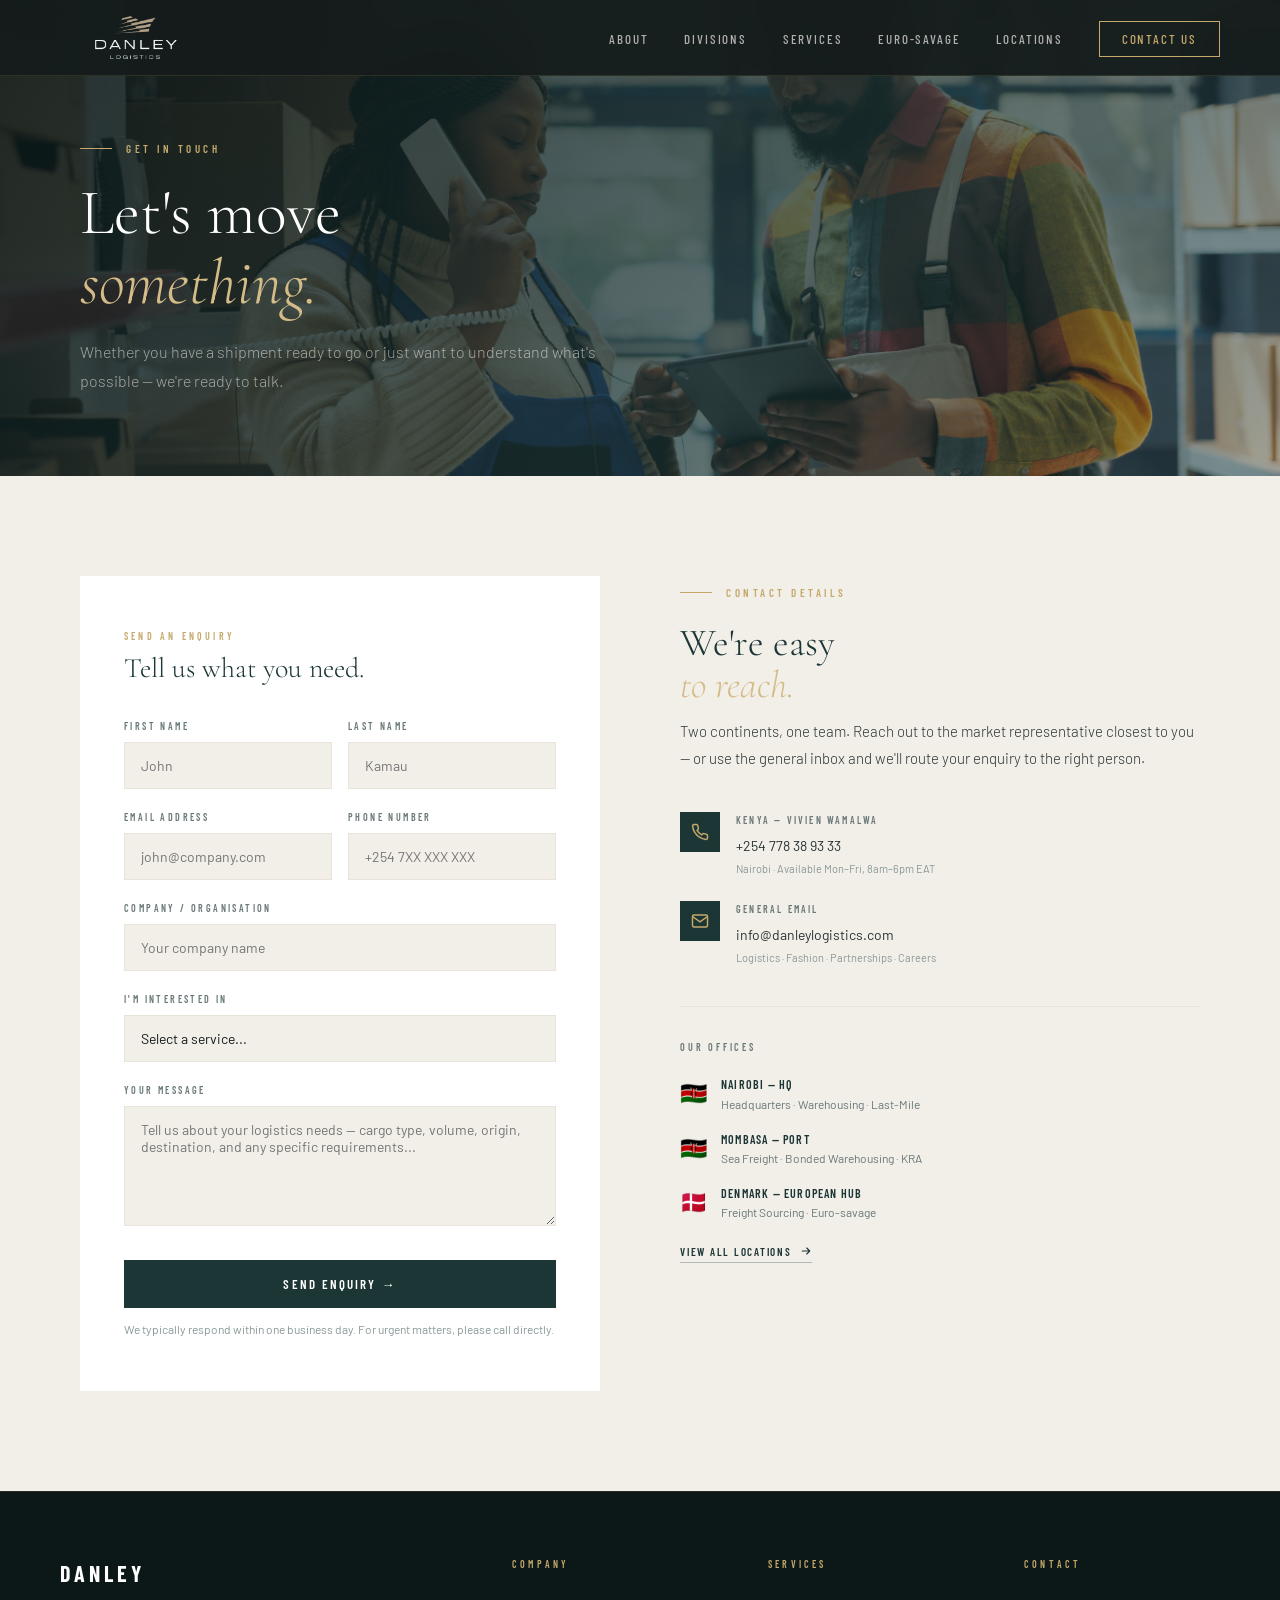
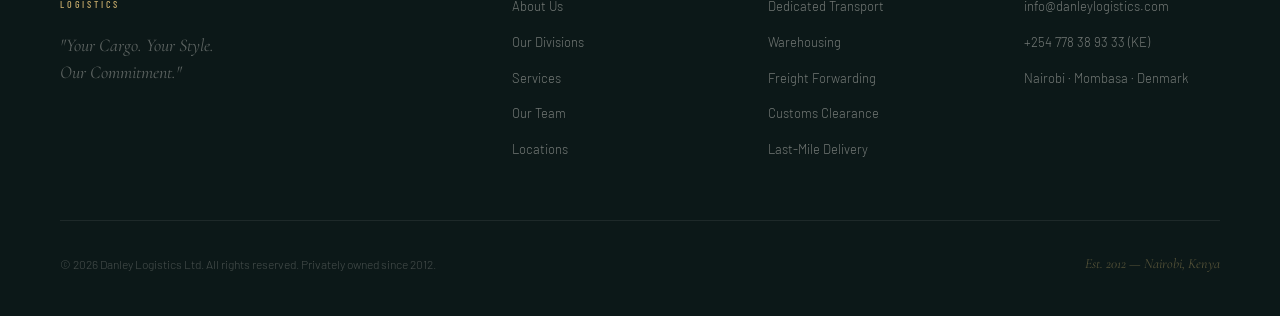
<file: contact.html>
<!DOCTYPE html>
<html lang="en">
<head>
<meta charset="UTF-8">
<meta name="viewport" content="width=device-width, initial-scale=1.0">
<title>Contact — Danley Logistics</title>
<link rel="icon" type="image/x-icon" href="images/white.png">
<link href="https://fonts.googleapis.com/css2?family=Cormorant+Garamond:ital,wght@0,300;0,400;0,600;0,700;1,300;1,400&family=Barlow:wght@300;400;500;600;700&family=Barlow+Condensed:wght@400;500;600;700&display=swap" rel="stylesheet">
<style>
/* ── DANLEY LOGISTICS — SHARED STYLESHEET ── */
:root {
  --teal:      #1C3636;
  --teal-mid:  #254545;
  --teal-light:#2E5555;
  --gold:      #C4A96A;
  --gold-light:#D4BC88;
  --gold-dark: #A8904A;
  --cream:     #F2EFE9;
  --cream-dark:#E8E4DC;
  --white:     #FFFFFF;
  --dark:      #161C1C;
  --charcoal:  #2A3434;
  --gray:      #8A9898;
  --slate:     #697878;
  --font-display: 'Cormorant Garamond', Georgia, serif;
  --font-body:    'Barlow', sans-serif;
  --font-cond:    'Barlow Condensed', sans-serif;
  --ease: cubic-bezier(0.16, 1, 0.3, 1);
}

*, *::before, *::after { box-sizing: border-box; margin: 0; padding: 0; }
html { scroll-behavior: smooth; }
body { font-family: var(--font-body); background: var(--dark); color: var(--cream); overflow-x: hidden; line-height: 1.6; }

::-webkit-scrollbar { width: 4px; }
::-webkit-scrollbar-track { background: var(--dark); }
::-webkit-scrollbar-thumb { background: var(--gold); border-radius: 2px; }

/* ── NAV ── */
nav {
  position: fixed; top: 0; left: 0; right: 0; z-index: 1000;
  padding: 0 60px;
  display: flex; align-items: center; justify-content: space-between;
  height: 76px;
  background: rgba(22,28,28,0.95);
  backdrop-filter: blur(20px);
  border-bottom: 1px solid rgba(196,169,106,0.15);
  transition: all 0.4s var(--ease);
}
nav.scrolled { height: 64px; border-bottom-color: rgba(196,169,106,0.25); }
.nav-logo { display: flex; align-items: center; text-decoration: none; gap: 12px; }
.nav-logo img { height: 150px; width: auto; }
.nav-logo-text { display: flex; flex-direction: column; }
.nav-brand { font-family: var(--font-cond); font-size: 20px; font-weight: 600; letter-spacing: 0.18em; color: var(--white); line-height: 1; }
.nav-sub { font-family: var(--font-cond); font-size: 9px; letter-spacing: 0.28em; color: var(--gold); font-weight: 500; text-transform: uppercase; }
.nav-links { display: flex; align-items: center; gap: 36px; list-style: none; }
.nav-links a { font-family: var(--font-cond); font-size: 13px; letter-spacing: 0.14em; text-transform: uppercase; color: rgba(242,239,233,0.7); text-decoration: none; transition: color 0.3s; font-weight: 500; }
.nav-links a:hover, .nav-links a.active { color: var(--gold); }
.nav-cta { background: transparent; border: 1px solid var(--gold); color: var(--gold) !important; padding: 9px 22px; transition: all 0.3s !important; }
.nav-cta:hover { background: var(--gold) !important; color: var(--dark) !important; }
.nav-toggle { display: none; background: none; border: none; cursor: pointer; color: var(--white); padding: 4px; }

/* ── PAGE HERO (inner pages) ── */
.page-hero {
  padding: 140px 0 80px;
  background: linear-gradient(135deg, #0E2020 0%, #1C3636 50%, #254545 100%);
  position: relative; overflow: hidden;
}
.page-hero::before {
  content: '';
  position: absolute; inset: 0;
  background-image: linear-gradient(rgba(196,169,106,0.04) 1px, transparent 1px), linear-gradient(90deg, rgba(196,169,106,0.04) 1px, transparent 1px);
  background-size: 80px 80px;
  mask-image: radial-gradient(ellipse 80% 80% at 50% 50%, black, transparent);
}
.page-hero-inner { position: relative; z-index: 2; max-width: 1240px; margin: 0 auto; padding: 0 60px; }
.page-hero-eyebrow { display: flex; align-items: center; gap: 14px; margin-bottom: 20px; }
.page-hero-eyebrow-line { width: 32px; height: 1px; background: var(--gold); }
.page-hero-eyebrow-text { font-family: var(--font-cond); font-size: 11px; letter-spacing: 0.32em; text-transform: uppercase; color: var(--gold); font-weight: 600; }
.page-hero h1 { font-family: var(--font-display); font-size: clamp(40px, 5vw, 72px); font-weight: 300; color: var(--white); line-height: 1.1; margin-bottom: 20px; }
.page-hero h1 em { font-style: italic; color: var(--gold-light); }
.page-hero h1 strong { font-weight: 700; }
.page-hero p { font-size: 16px; color: rgba(242,239,233,0.6); max-width: 560px; font-weight: 300; line-height: 1.8; }

/* ── SECTION BASE ── */
section { position: relative; }
.section-inner { max-width: 1240px; margin: 0 auto; padding: 0 60px; }
.section-eyebrow { display: flex; align-items: center; gap: 14px; margin-bottom: 20px; }
.section-eyebrow-line { width: 32px; height: 1px; background: var(--gold); }
.section-eyebrow-text { font-family: var(--font-cond); font-size: 11px; letter-spacing: 0.32em; text-transform: uppercase; color: var(--gold); font-weight: 600; }
.section-title { font-family: var(--font-display); font-size: clamp(36px, 4vw, 58px); font-weight: 300; line-height: 1.1; }
.section-title em { font-style: italic; color: var(--gold-light); }
.section-title strong { font-weight: 700; }
.section-body { font-size: 15px; line-height: 1.9; color: var(--charcoal); font-weight: 300; }
.section-body p + p { margin-top: 14px; }

/* ── BUTTONS ── */
.btn-primary {
  background: var(--gold); color: var(--dark);
  padding: 14px 36px; font-family: var(--font-cond); font-size: 13px;
  letter-spacing: 0.16em; text-transform: uppercase; font-weight: 600;
  border: none; cursor: pointer; text-decoration: none;
  transition: all 0.3s; display: inline-flex; align-items: center; gap: 10px;
}
.btn-primary:hover { background: var(--gold-light); transform: translateY(-2px); }
.btn-secondary {
  color: var(--gold); padding: 14px 28px; font-family: var(--font-cond);
  font-size: 13px; letter-spacing: 0.16em; text-transform: uppercase; font-weight: 500;
  border: 1px solid rgba(196,169,106,0.4); text-decoration: none;
  transition: all 0.3s; display: inline-flex; align-items: center; gap: 10px;
}
.btn-secondary:hover { border-color: var(--gold); background: rgba(196,169,106,0.08); }
.btn-outline-dark {
  color: var(--teal); padding: 12px 28px; font-family: var(--font-cond);
  font-size: 12px; letter-spacing: 0.16em; text-transform: uppercase; font-weight: 600;
  border: 1px solid var(--teal); text-decoration: none;
  transition: all 0.3s; display: inline-flex; align-items: center; gap: 8px;
}
.btn-outline-dark:hover { background: var(--teal); color: var(--white); }

/* ── IMAGE PLACEHOLDER ── */
.img-placeholder {
  background: linear-gradient(135deg, var(--teal) 0%, var(--teal-mid) 100%);
  display: flex; align-items: center; justify-content: center;
  position: relative; overflow: hidden;
}
.img-placeholder::after {
  content: attr(data-label);
  font-family: var(--font-cond); font-size: 11px; letter-spacing: 0.2em;
  text-transform: uppercase; color: rgba(196,169,106,0.5);
}
.img-placeholder img { width: 100%; height: 100%; object-fit: cover; display: block; }

/* ── TAGS ── */
.tag { font-family: var(--font-cond); font-size: 10px; letter-spacing: 0.18em; text-transform: uppercase; border: 1px solid rgba(196,169,106,0.4); color: var(--gold); padding: 5px 12px; display: inline-block; }
.tag-dark { border-color: rgba(28,54,54,0.4); color: var(--teal); }

/* ── REVEAL ANIMATIONS ── */
.reveal { opacity: 0; transform: translateY(32px); transition: all 0.9s var(--ease); }
.reveal.visible { opacity: 1; transform: translateY(0); }
.reveal-delay-1 { transition-delay: 0.1s; }
.reveal-delay-2 { transition-delay: 0.2s; }
.reveal-delay-3 { transition-delay: 0.3s; }


/* ── DIVISIONS BANNER ── */
.divisions-banner { background: var(--gold); padding: 20px 60px; display: flex; align-items: center; gap: 60px; overflow: hidden; }
.div-label { font-family: var(--font-cond); font-size: 11px; letter-spacing: 0.32em; text-transform: uppercase; color: var(--dark); font-weight: 700; flex-shrink: 0; }
.div-items { display: flex; gap: 48px; align-items: center; flex: 1; flex-wrap: wrap; }
.div-item { display: flex; align-items: center; gap: 12px; font-family: var(--font-cond); font-size: 13px; letter-spacing: 0.12em; text-transform: uppercase; color: rgba(22,28,28,0.75); font-weight: 500; white-space: nowrap; }
.div-item span { color: var(--teal); font-weight: 700; }
.div-dot { width: 4px; height: 4px; border-radius: 50%; background: rgba(22,28,28,0.35); }

/* ── ABOUT SECTION ── */
.about { background: var(--cream); color: var(--dark); padding: 120px 0; }
.about-grid { display: grid; grid-template-columns: 1fr 1fr; gap: 80px; align-items: center; }
.about .section-title { color: var(--teal); }
.about-body { font-size: 16px; line-height: 1.9; color: var(--charcoal); font-weight: 300; margin: 24px 0 36px; }
.about-body p + p { margin-top: 16px; }
.about-card-stack { display: grid; grid-template-columns: 1fr 1fr; gap: 2px; }
.about-card { padding: 36px 28px; position: relative; overflow: hidden; }
.about-card:nth-child(1) { background: var(--teal); }
.about-card:nth-child(2) { background: var(--teal-mid); }
.about-card:nth-child(3) { background: var(--teal-mid); }
.about-card:nth-child(4) { background: var(--gold-dark); }
.about-card-num { font-family: var(--font-display); font-size: 52px; font-weight: 300; color: rgba(255,255,255,0.12); position: absolute; top: 12px; right: 20px; line-height: 1; }
.about-card-label { font-family: var(--font-cond); font-size: 10px; letter-spacing: 0.28em; text-transform: uppercase; color: rgba(255,255,255,0.5); margin-bottom: 8px; }
.about-card-value { font-family: var(--font-display); font-size: 36px; font-weight: 700; color: var(--white); line-height: 1; }
.about-card-desc { font-size: 12px; color: rgba(255,255,255,0.6); margin-top: 6px; font-weight: 300; }
.about-tags { display: flex; flex-wrap: wrap; gap: 8px; margin-top: 12px; }
.about-tag { font-family: var(--font-cond); font-size: 10px; letter-spacing: 0.18em; text-transform: uppercase; border: 1px solid rgba(196,169,106,0.4); color: var(--gold-dark); padding: 5px 12px; }

/* ── SERVICES ── */
.services { background: var(--teal); padding: 100px 0; }
.services-header { display: flex; justify-content: space-between; align-items: flex-end; margin-bottom: 60px; }
.services-header .section-title { color: var(--white); }
.services-header-right { text-align: right; }
.services-header-desc { font-size: 14px; color: var(--gray); max-width: 300px; font-weight: 300; line-height: 1.7; }
.services-grid { display: grid; grid-template-columns: repeat(3, 1fr); gap: 2px; }
.service-card { background: rgba(0,0,0,0.2); padding: 44px 36px; border-bottom: 2px solid transparent; transition: all 0.4s var(--ease); position: relative; overflow: hidden; }
.service-card:hover { background: rgba(0,0,0,0.35); border-bottom-color: var(--gold); }
.service-icon { width: 44px; height: 44px; margin-bottom: 24px; color: var(--gold); }
.service-title { font-family: var(--font-cond); font-size: 17px; letter-spacing: 0.08em; text-transform: uppercase; color: var(--white); font-weight: 600; margin-bottom: 12px; }
.service-desc { font-size: 13px; line-height: 1.8; color: rgba(242,239,233,0.5); font-weight: 300; }
.service-link { display: inline-flex; align-items: center; gap: 8px; margin-top: 20px; font-family: var(--font-cond); font-size: 11px; letter-spacing: 0.16em; text-transform: uppercase; color: var(--gold); text-decoration: none; font-weight: 600; transition: gap 0.3s; }
.service-link:hover { gap: 14px; }

/* ── DIVISIONS CARDS ── */
.divisions { background: var(--dark); padding: 120px 0; }
.divisions-header { text-align: center; margin-bottom: 80px; }
.divisions-header .section-eyebrow { justify-content: center; }
.divisions-header .section-title { color: var(--white); }
.divisions-header .section-subtitle { font-size: 16px; color: var(--gray); max-width: 560px; margin: 20px auto 0; font-weight: 300; line-height: 1.8; }
.divisions-grid { display: grid; grid-template-columns: 1fr 1fr; gap: 3px; }
.division-card { position: relative; overflow: hidden; padding: 64px 56px; min-height: 540px; display: flex; flex-direction: column; transition: all 0.5s var(--ease); }
.division-card:nth-child(1) { background: linear-gradient(140deg, #1A3535 0%, #0E2020 100%); border-top: 3px solid var(--gold); }
.division-card:nth-child(2) { background: linear-gradient(140deg, #2A2A1A 0%, #1A1A0C 100%); border-top: 3px solid var(--gold-dark); }
.division-num { font-family: var(--font-display); font-size: 120px; font-weight: 700; color: rgba(196,169,106,0.06); position: absolute; top: -10px; right: 24px; line-height: 1; pointer-events: none; }
.division-icon { width: 52px; height: 52px; border: 1px solid var(--gold); display: flex; align-items: center; justify-content: center; margin-bottom: 32px; }
.division-icon svg { width: 26px; height: 26px; }
.division-tag { font-family: var(--font-cond); font-size: 10px; letter-spacing: 0.32em; text-transform: uppercase; color: var(--gold); font-weight: 600; margin-bottom: 16px; }
.division-title { font-family: var(--font-display); font-size: 40px; font-weight: 300; color: var(--white); line-height: 1.1; margin-bottom: 20px; }
.division-title strong { font-weight: 700; }
.division-body { font-size: 14px; line-height: 1.9; color: rgba(242,239,233,0.55); font-weight: 300; margin-bottom: 36px; flex: 1; }
.division-services { display: flex; flex-direction: column; gap: 8px; margin-bottom: 40px; }
.division-service-item { display: flex; align-items: center; gap: 12px; font-family: var(--font-cond); font-size: 12px; letter-spacing: 0.1em; text-transform: uppercase; color: rgba(242,239,233,0.6); font-weight: 500; }
.division-service-item::before { content: ''; width: 20px; height: 1px; background: var(--gold); flex-shrink: 0; }
.division-link { display: inline-flex; align-items: center; gap: 10px; font-family: var(--font-cond); font-size: 12px; letter-spacing: 0.16em; text-transform: uppercase; color: var(--gold); text-decoration: none; font-weight: 600; margin-top: auto; transition: gap 0.3s; }
.division-link:hover { gap: 16px; }

/* ── FASHION SECTION ── */
.fashion { background: var(--cream); color: var(--dark); padding: 120px 0; overflow: hidden; }
.fashion-inner { display: grid; grid-template-columns: 1fr 1fr; gap: 100px; align-items: center; }
.fashion-label { background: var(--teal); color: var(--gold); font-family: var(--font-cond); font-size: 10px; letter-spacing: 0.32em; text-transform: uppercase; font-weight: 700; padding: 8px 16px; display: inline-block; margin-bottom: 28px; }
.fashion .section-title { color: var(--teal); }
.fashion-body { font-size: 15px; line-height: 1.9; color: var(--charcoal); font-weight: 300; margin: 24px 0 36px; }
.fashion-metrics { display: grid; grid-template-columns: 1fr 1fr; gap: 1px; background: var(--cream-dark); margin-bottom: 40px; }
.fashion-metric { background: var(--cream); padding: 24px 20px; }
.fashion-metric-val { font-family: var(--font-display); font-size: 30px; font-weight: 700; color: var(--teal); line-height: 1; }
.fashion-metric-label { font-family: var(--font-cond); font-size: 10px; letter-spacing: 0.22em; text-transform: uppercase; color: var(--slate); margin-top: 4px; font-weight: 500; }
.fashion-card-main { background: var(--teal); padding: 52px 44px; position: relative; overflow: hidden; }
.fashion-card-main::before { content: ''; position: absolute; top: 0; right: 0; width: 60%; height: 4px; background: linear-gradient(90deg, transparent, var(--gold)); }
.fashion-card-title { font-family: var(--font-display); font-size: 13px; font-weight: 600; letter-spacing: 0.12em; text-transform: uppercase; color: var(--gold); margin-bottom: 20px; }
.fashion-card-brand { font-family: var(--font-display); font-size: 36px; font-weight: 300; color: var(--white); line-height: 1.2; margin-bottom: 8px; }
.fashion-card-brand em { font-style: italic; color: var(--gold-light); }
.fashion-card-sub { font-size: 13px; color: rgba(242,239,233,0.5); font-weight: 300; margin-bottom: 32px; }
.fashion-items-list { display: flex; flex-direction: column; gap: 10px; }
.fashion-item-row { display: flex; align-items: center; justify-content: space-between; padding: 12px 16px; background: rgba(255,255,255,0.05); border-left: 2px solid var(--gold); }
.fashion-item-name { font-family: var(--font-cond); font-size: 12px; letter-spacing: 0.1em; text-transform: uppercase; color: rgba(242,239,233,0.8); }
.fashion-item-badge { font-family: var(--font-cond); font-size: 10px; letter-spacing: 0.14em; padding: 3px 10px; background: rgba(196,169,106,0.15); color: var(--gold); border: 1px solid rgba(196,169,106,0.3); }

/* ── TEAM ── */
.team { background: var(--dark); padding: 120px 0; }
.team-header { text-align: center; margin-bottom: 72px; }
.team-header .section-eyebrow { justify-content: center; }
.team-header .section-title { color: var(--white); }
.team-grid { display: grid; grid-template-columns: repeat(2, 1fr); gap: 3px; max-width: 900px; margin: 0 auto; }
.team-card { background: var(--teal); padding: 56px 48px; position: relative; overflow: hidden; transition: all 0.4s var(--ease); }
.team-card::before { content: ''; position: absolute; top: 0; left: 0; width: 100%; height: 3px; background: linear-gradient(90deg, var(--gold), transparent); }
.team-card:hover { background: var(--teal-mid); transform: translateY(-4px); }
.team-region { font-family: var(--font-cond); font-size: 10px; letter-spacing: 0.32em; text-transform: uppercase; color: var(--gold); font-weight: 600; margin-bottom: 28px; display: flex; align-items: center; gap: 10px; }
.team-region::after { content: ''; flex: 1; height: 1px; background: rgba(196,169,106,0.3); }
.team-avatar { width: 72px; height: 72px; border-radius: 50%; background: var(--teal-light); border: 2px solid var(--gold); display: flex; align-items: center; justify-content: center; margin-bottom: 20px; font-family: var(--font-display); font-size: 26px; font-weight: 600; color: var(--gold); overflow: hidden; }
.team-avatar img { width: 100%; height: 100%; object-fit: cover; }
.team-name { font-family: var(--font-display); font-size: 26px; font-weight: 600; color: var(--white); margin-bottom: 4px; line-height: 1.2; }
.team-role { font-family: var(--font-cond); font-size: 11px; letter-spacing: 0.2em; text-transform: uppercase; color: rgba(242,239,233,0.45); margin-bottom: 28px; font-weight: 500; }
.team-contact { display: flex; flex-direction: column; gap: 10px; }
.team-contact-item { display: flex; align-items: center; gap: 12px; font-size: 14px; color: rgba(242,239,233,0.7); font-weight: 300; text-decoration: none; transition: color 0.3s; }
.team-contact-item:hover { color: var(--gold); }
.team-contact-icon { width: 32px; height: 32px; border: 1px solid rgba(196,169,106,0.3); display: flex; align-items: center; justify-content: center; flex-shrink: 0; color: var(--gold); transition: all 0.3s; }
.team-contact-item:hover .team-contact-icon { background: var(--gold); color: var(--dark); }
.team-card-general { grid-column: span 2; background: rgba(196,169,106,0.08); border: 1px solid rgba(196,169,106,0.2); padding: 40px 48px; display: flex; align-items: center; justify-content: space-between; gap: 40px; }
.team-general-left { flex: 1; }
.team-general-title { font-family: var(--font-display); font-size: 22px; font-weight: 600; color: var(--white); margin-bottom: 6px; }
.team-general-sub { font-size: 13px; color: rgba(242,239,233,0.5); font-weight: 300; }
.team-general-email { font-family: var(--font-cond); font-size: 16px; letter-spacing: 0.06em; color: var(--gold); font-weight: 600; text-decoration: none; border-bottom: 1px solid rgba(196,169,106,0.4); padding-bottom: 2px; transition: all 0.3s; }

/* ── LOCATIONS ── */
.locations { background: var(--teal); padding: 100px 0; }
.locations-header { margin-bottom: 64px; }
.locations-header .section-title { color: var(--white); }
.locations-grid { display: grid; grid-template-columns: repeat(3, 1fr); gap: 2px; }
.location-card { background: rgba(0,0,0,0.2); padding: 48px 36px; position: relative; overflow: hidden; border-bottom: 2px solid transparent; transition: all 0.4s; }
.location-card:hover { background: rgba(0,0,0,0.3); border-bottom-color: var(--gold); }
.location-badge { position: absolute; top: 20px; right: 20px; font-family: var(--font-cond); font-size: 9px; letter-spacing: 0.2em; text-transform: uppercase; background: var(--gold); color: var(--dark); padding: 4px 10px; font-weight: 700; }
.location-flag { font-size: 32px; display: block; margin-bottom: 16px; }
.location-city { font-family: var(--font-display); font-size: 32px; font-weight: 700; color: var(--white); line-height: 1; }
.location-country { font-family: var(--font-cond); font-size: 11px; letter-spacing: 0.24em; text-transform: uppercase; color: var(--gold); margin: 8px 0 16px; }
.location-role { font-family: var(--font-cond); font-size: 11px; letter-spacing: 0.14em; text-transform: uppercase; color: rgba(242,239,233,0.4); margin-bottom: 16px; font-weight: 500; }
.location-desc { font-size: 13px; color: rgba(242,239,233,0.55); line-height: 1.8; font-weight: 300; }
.location-img { width: 100%; height: 180px; object-fit: cover; margin-bottom: 28px; opacity: 0.6; display: block; }

/* ── CTA SECTION ── */
.cta { background: var(--dark); padding: 120px 0; text-align: center; border-top: 1px solid rgba(196,169,106,0.1); }
.cta-inner { max-width: 700px; margin: 0 auto; padding: 0 60px; }
.cta-eyebrow { justify-content: center; }
.cta-title { font-family: var(--font-display); font-size: clamp(40px, 5vw, 68px); font-weight: 300; color: var(--white); line-height: 1.1; margin-bottom: 20px; }
.cta-title em { font-style: italic; color: var(--gold-light); }
.cta-sub { font-size: 16px; color: var(--gray); font-weight: 300; margin-bottom: 48px; line-height: 1.8; }
.cta-actions { display: flex; gap: 16px; justify-content: center; flex-wrap: wrap; }

/* ── CONTACT FORM ── */
.contact-section { background: var(--cream); padding: 100px 0; }
.contact-grid { display: grid; grid-template-columns: 1fr 1fr; gap: 80px; align-items: start; }
.contact-form { background: var(--white); padding: 52px 44px; }
.form-row { display: grid; grid-template-columns: 1fr 1fr; gap: 16px; }
.form-group { margin-bottom: 20px; }
.form-group.full { grid-column: 1 / -1; }
.form-label { font-family: var(--font-cond); font-size: 10px; letter-spacing: 0.24em; text-transform: uppercase; color: var(--slate); font-weight: 600; display: block; margin-bottom: 8px; }
.form-input, .form-select, .form-textarea {
  width: 100%; padding: 14px 16px; border: 1px solid var(--cream-dark);
  background: var(--cream); font-family: var(--font-body); font-size: 14px;
  color: var(--dark); outline: none; transition: border-color 0.3s;
  appearance: none; border-radius: 0;
}
.form-input:focus, .form-select:focus, .form-textarea:focus { border-color: var(--gold); background: var(--white); }
.form-textarea { min-height: 120px; resize: vertical; }
.form-submit { background: var(--teal); color: var(--white); padding: 16px 40px; font-family: var(--font-cond); font-size: 13px; letter-spacing: 0.16em; text-transform: uppercase; font-weight: 600; border: none; cursor: pointer; transition: all 0.3s; width: 100%; margin-top: 8px; }
.form-submit:hover { background: var(--teal-mid); }
.contact-info { padding-top: 8px; }
.contact-info .section-title { color: var(--teal); margin-bottom: 12px; }
.contact-info-body { font-size: 15px; color: var(--charcoal); line-height: 1.8; font-weight: 300; margin-bottom: 40px; }
.contact-detail { display: flex; align-items: flex-start; gap: 16px; margin-bottom: 24px; }
.contact-detail-icon { width: 40px; height: 40px; background: var(--teal); display: flex; align-items: center; justify-content: center; color: var(--gold); flex-shrink: 0; }
.contact-detail-label { font-family: var(--font-cond); font-size: 10px; letter-spacing: 0.22em; text-transform: uppercase; color: var(--slate); font-weight: 600; margin-bottom: 4px; }
.contact-detail-value { font-size: 14px; color: var(--charcoal); font-weight: 400; text-decoration: none; }
.contact-detail-value:hover { color: var(--teal); }

/* ── VALUES ── */
.values { background: var(--dark); padding: 100px 0; }
.values-grid { display: grid; grid-template-columns: repeat(4, 1fr); gap: 2px; margin-top: 60px; }
.value-card { background: rgba(255,255,255,0.03); padding: 44px 32px; border-top: 2px solid rgba(196,169,106,0.2); transition: all 0.4s; }
.value-card:hover { background: rgba(255,255,255,0.06); border-top-color: var(--gold); }
.value-num { font-family: var(--font-display); font-size: 48px; font-weight: 300; color: rgba(196,169,106,0.15); line-height: 1; margin-bottom: 20px; }
.value-title { font-family: var(--font-cond); font-size: 15px; letter-spacing: 0.1em; text-transform: uppercase; color: var(--white); font-weight: 600; margin-bottom: 12px; }
.value-body { font-size: 13px; color: rgba(242,239,233,0.5); line-height: 1.8; font-weight: 300; }

/* ── IMAGE BLOCKS ── */
.img-block { width: 100%; display: block; object-fit: cover; }

/* ── FOOTER ── */
footer { background: #0C1818; border-top: 1px solid rgba(196,169,106,0.15); padding: 64px 60px 40px; }
.footer-grid { display: grid; grid-template-columns: 2fr 1fr 1fr 1fr; gap: 60px; margin-bottom: 60px; }
.footer-brand-name { font-family: var(--font-cond); font-size: 22px; letter-spacing: 0.18em; font-weight: 700; color: var(--white); margin-bottom: 4px; }
.footer-brand-sub { font-family: var(--font-cond); font-size: 10px; letter-spacing: 0.28em; text-transform: uppercase; color: var(--gold); font-weight: 500; margin-bottom: 20px; }
.footer-tagline { font-family: var(--font-display); font-size: 18px; font-style: italic; color: rgba(242,239,233,0.35); line-height: 1.5; }
.footer-col-title { font-family: var(--font-cond); font-size: 10px; letter-spacing: 0.32em; text-transform: uppercase; color: var(--gold); font-weight: 600; margin-bottom: 20px; }
.footer-links { list-style: none; display: flex; flex-direction: column; gap: 10px; }
.footer-links a { font-size: 13px; color: rgba(242,239,233,0.45); text-decoration: none; font-weight: 300; transition: color 0.3s; }
.footer-links a:hover { color: var(--gold); }
.footer-bottom { padding-top: 32px; border-top: 1px solid rgba(242,239,233,0.08); display: flex; justify-content: space-between; align-items: center; }
.footer-copy { font-size: 12px; color: rgba(242,239,233,0.25); font-weight: 300; }
.footer-est { font-family: var(--font-display); font-size: 14px; font-style: italic; color: rgba(196,169,106,0.4); }

/* ── ANIMATIONS ── */
@keyframes fadeUp { from { opacity: 0; transform: translateY(24px); } to { opacity: 1; transform: translateY(0); } }
@keyframes pulse { 0%, 100% { opacity: 1; transform: scale(1); } 50% { opacity: 0.4; transform: scale(0.7); } }

/* ── RESPONSIVE ── */
@media (max-width: 1024px) {
  .nav-links { gap: 20px; }
  .about-grid, .fashion-inner, .contact-grid { grid-template-columns: 1fr; gap: 60px; }
  .divisions-grid { grid-template-columns: 1fr; }
  .services-grid { grid-template-columns: 1fr 1fr; }
  .values-grid { grid-template-columns: 1fr 1fr; }
  .footer-grid { grid-template-columns: 1fr 1fr; gap: 40px; }
}
@media (max-width: 768px) {
  nav { padding: 0 20px; }
  .nav-links { display: none; }
  .nav-toggle { display: block; }
  .section-inner, .page-hero-inner { padding: 0 20px; }
  .hero-content { padding: 0 20px; }
  .hero-stats { right: 20px; gap: 20px; }
  .hero-scroll { left: 20px; }
  .divisions-banner { padding: 16px 20px; flex-direction: column; gap: 12px; }
  .services-grid, .locations-grid { grid-template-columns: 1fr; }
  .services-header { flex-direction: column; align-items: flex-start; gap: 20px; }
  .team-grid { grid-template-columns: 1fr; }
  .team-card-general { grid-column: span 1; flex-direction: column; }
  .values-grid { grid-template-columns: 1fr 1fr; }
  .footer-grid { grid-template-columns: 1fr; gap: 32px; }
  footer { padding: 48px 20px 32px; }
  .footer-bottom { flex-direction: column; gap: 12px; text-align: center; }
  .cta-actions { flex-direction: column; align-items: center; }
  .cta-actions a { width: 100%; justify-content: center; }
  .form-row { grid-template-columns: 1fr; }
  .page-hero { padding: 100px 0 56px; }

  /* ── Contact section ── */
  .contact-section { padding: 60px 0; }
  .contact-grid { gap: 40px; }
  .contact-form { padding: 36px 24px; }
  .contact-info { padding-top: 0; }
  .contact-info-body { font-size: 14px; margin-bottom: 28px; }

  /* Make phone numbers and emails tappable-friendly */
  .contact-detail-value { font-size: 16px; }
  .contact-detail { gap: 14px; margin-bottom: 20px; }
  .contact-detail-icon { width: 36px; height: 36px; flex-shrink: 0; }

  /* Offices block */
  .contact-info > div[style*="margin-top:40px"] { margin-top: 28px !important; padding-top: 24px !important; }
}

/* ── EXTRA SMALL PHONES (≤ 480px) ── */
@media (max-width: 480px) {
  nav { height: 60px; }
  nav.scrolled { height: 56px; }
  .nav-logo img { height: 100px; }

  .page-hero { padding: 84px 0 44px; }
  .page-hero h1 { font-size: clamp(28px, 9vw, 40px); }
  .page-hero p { font-size: 14px; }

  .section-inner, .page-hero-inner { padding: 0 16px; }

  /* Contact form */
  .contact-section { padding: 48px 0; }
  .contact-form { padding: 28px 16px; }
  .contact-form > div:first-child  { font-size: 9px; }
  .contact-form > div:nth-child(2) { font-size: 22px !important; margin-bottom: 24px !important; }
  .form-input, .form-select, .form-textarea { padding: 13px 14px; font-size: 16px; /* prevent iOS zoom */ }
  .form-submit { padding: 15px 28px; font-size: 12px; }
  .form-group { margin-bottom: 16px; }

  /* Contact info */
  .contact-info .section-title { font-size: clamp(26px, 8vw, 38px) !important; }
  .contact-detail-value { font-size: 15px; }
  .contact-detail-icon { width: 34px; height: 34px; }

  /* Footer */
  footer { padding: 40px 16px 24px; }
  .footer-brand-name { font-size: 18px; }

  /* Divisions banner */
  .div-items { gap: 20px; }
  .div-item  { font-size: 11px; }

  /* Values */
  .values-grid { grid-template-columns: 1fr; }
  .value-card  { padding: 32px 20px; }
}


/* ── PAGE HERO IMAGE BACKGROUND ── */
.page-hero {
  background-image: url('images/contactushero.jpg');
  background-size: cover;
  background-position: center;
  background-repeat: no-repeat;
}
.page-hero::after {
  content: '';
  position: absolute;
  inset: 0;
  background: linear-gradient(135deg, rgba(10,24,24,0.88) 0%, rgba(28,54,54,0.72) 60%, rgba(28,54,54,0.4) 100%);
  z-index: 1;
}
.page-hero-inner { z-index: 3; }
</style>
</head>
<body>

<nav id="mainNav">
  <a href="index.html" class="nav-logo">
    <img src="images/logo-bg.png" alt="Danley Logistics">
  </a>
  <ul class="nav-links">
    <li><a href="about.html">About</a></li>
    <li><a href="divisions.html">Divisions</a></li>
    <li><a href="services.html">Services</a></li>
    <li><a href="eurosavage.html">Euro-savage</a></li>
    <li><a href="locations.html">Locations</a></li>
    <li><a href="contact.html" class="nav-cta">Contact Us</a></li>
  </ul>
  <button class="nav-toggle" id="navToggle"><svg width="24" height="24" viewBox="0 0 24 24" fill="none"><path d="M3 6h18M3 12h18M3 18h18" stroke="currentColor" stroke-width="2" stroke-linecap="round"/></svg></button>
</nav>


<!-- PAGE HERO -->
<section class="page-hero">
  <div class="page-hero-inner">
    <div class="page-hero-eyebrow"><div class="page-hero-eyebrow-line"></div><span class="page-hero-eyebrow-text">Get in Touch</span></div>
    <h1>Let's move<br><em>something.</em></h1>
    <p>Whether you have a shipment ready to go or just want to understand what's possible — we're ready to talk.</p>
  </div>
</section>

<!-- CONTACT MAIN -->
<section class="contact-section">
  <div class="section-inner">
    <div class="contact-grid">

      <!-- FORM -->
      <div class="contact-form reveal">
        <div style="font-family:var(--font-cond);font-size:10px;letter-spacing:0.32em;text-transform:uppercase;color:var(--gold);font-weight:600;margin-bottom:8px;">Send an Enquiry</div>
        <div style="font-family:var(--font-display);font-size:28px;font-weight:300;color:var(--teal);line-height:1.2;margin-bottom:32px;">Tell us what you need.</div>

       <form id="contactForm">
          <div class="form-row">
            <div class="form-group">
              <label class="form-label" for="fname">First Name</label>
              <input class="form-input" type="text" id="fname" name="first_name" placeholder="John" required>
            </div>
            <div class="form-group">
              <label class="form-label" for="lname">Last Name</label>
              <input class="form-input" type="text" id="lname" name="last_name" placeholder="Kamau">
            </div>
          </div>
          <div class="form-row">
            <div class="form-group">
              <label class="form-label" for="email">Email Address</label>
              <input class="form-input" type="email" id="email" name="email" placeholder="john@company.com" required>
            </div>
            <div class="form-group">
              <label class="form-label" for="phone">Phone Number</label>
              <input class="form-input" type="tel" id="phone" name="phone" placeholder="+254 7XX XXX XXX">
            </div>
          </div>
          <div class="form-group">
            <label class="form-label" for="company">Company / Organisation</label>
            <input class="form-input" type="text" id="company" name="company" placeholder="Your company name">
          </div>
          <div class="form-group">
            <label class="form-label" for="service">I'm Interested In</label>
            <select class="form-select" id="service" name="service">
              <option value="">Select a service...</option>
              <option value="transport">Dedicated Transport</option>
              <option value="warehousing">Warehousing &amp; Distribution</option>
              <option value="freight">Freight Forwarding</option>
              <option value="customs">Customs Clearance</option>
              <option value="lastmile">Last-Mile Delivery</option>
              <option value="euro-savage">The Euro-savage (Fashion)</option>
              <option value="partnership">Partnership / Other</option>
            </select>
          </div>
          <div class="form-group">
            <label class="form-label" for="message">Your Message</label>
            <textarea class="form-textarea" id="message" name="message" placeholder="Tell us about your logistics needs — cargo type, volume, origin, destination, and any specific requirements..."></textarea>
          </div>
          <button type="submit" class="form-submit">Send Enquiry →</button>
          <p style="font-size:12px;color:var(--gray);margin-top:12px;line-height:1.6;">We typically respond within one business day. For urgent matters, please call directly.</p>
        </form>
      </div>

      <!-- CONTACT INFO -->
      <div class="contact-info reveal reveal-delay-1">
        <div class="section-eyebrow"><div class="section-eyebrow-line"></div><span class="section-eyebrow-text">Contact Details</span></div>
        <h2 class="section-title" style="color:var(--teal);font-size:clamp(28px,3vw,42px);">We're easy<br><em>to reach.</em></h2>
        <p class="contact-info-body">Two continents, one team. Reach out to the market representative closest to you — or use the general inbox and we'll route your enquiry to the right person.</p>

        <div class="contact-detail">
          <div class="contact-detail-icon"><svg width="18" height="18" viewBox="0 0 24 24" fill="none" stroke="currentColor" stroke-width="2"><path d="M22 16.92v3a2 2 0 01-2.18 2 19.79 19.79 0 01-8.63-3.07 19.5 19.5 0 01-6-6 19.79 19.79 0 01-3.07-8.67A2 2 0 014.11 2h3a2 2 0 012 1.72c.127.96.361 1.903.7 2.81a2 2 0 01-.45 2.11L8.09 9.91a16 16 0 006 6l1.27-1.27a2 2 0 012.11-.45c.907.339 1.85.573 2.81.7A2 2 0 0122 16.92z"/></svg></div>
          <div>
            <div class="contact-detail-label">Kenya — Vivien Wamalwa</div>
            <a href="tel:+254778389333" class="contact-detail-value">+254 778 38 93 33</a>
            <div style="font-size:11px;color:var(--gray);margin-top:2px;">Nairobi · Available Mon–Fri, 8am–6pm EAT</div>
          </div>
        </div>

        <div class="contact-detail">
          <div class="contact-detail-icon"><svg width="18" height="18" viewBox="0 0 24 24" fill="none" stroke="currentColor" stroke-width="2"><path d="M4 4h16c1.1 0 2 .9 2 2v12c0 1.1-.9 2-2 2H4c-1.1 0-2-.9-2-2V6c0-1.1.9-2 2-2z"/><polyline points="22,6 12,13 2,6"/></svg></div>
          <div>
            <div class="contact-detail-label">General Email</div>
            <a href="mailto:info@danleylogistics.com" class="contact-detail-value">info@danleylogistics.com</a>
            <div style="font-size:11px;color:var(--gray);margin-top:2px;">Logistics · Fashion · Partnerships · Careers</div>
          </div>
        </div>

        <!-- OFFICES QUICK REFERENCE -->
        <div style="margin-top:40px;border-top:1px solid var(--cream-dark);padding-top:32px;">
          <div style="font-family:var(--font-cond);font-size:10px;letter-spacing:0.28em;text-transform:uppercase;color:var(--slate);font-weight:600;margin-bottom:20px;">Our Offices</div>
          <div style="display:flex;flex-direction:column;gap:16px;">
            <div style="display:flex;gap:14px;align-items:flex-start;">
              <span style="font-size:22px;">🇰🇪</span>
              <div>
                <div style="font-family:var(--font-cond);font-size:12px;font-weight:600;color:var(--teal);letter-spacing:0.1em;text-transform:uppercase;">Nairobi — HQ</div>
                <div style="font-size:12px;color:var(--slate);">Headquarters · Warehousing · Last-Mile</div>
              </div>
            </div>
            <div style="display:flex;gap:14px;align-items:flex-start;">
              <span style="font-size:22px;">🇰🇪</span>
              <div>
                <div style="font-family:var(--font-cond);font-size:12px;font-weight:600;color:var(--teal);letter-spacing:0.1em;text-transform:uppercase;">Mombasa — Port</div>
                <div style="font-size:12px;color:var(--slate);">Sea Freight · Bonded Warehousing · KRA</div>
              </div>
            </div>
            <div style="display:flex;gap:14px;align-items:flex-start;">
              <span style="font-size:22px;">🇩🇰</span>
              <div>
                <div style="font-family:var(--font-cond);font-size:12px;font-weight:600;color:var(--teal);letter-spacing:0.1em;text-transform:uppercase;">Denmark — European Hub</div>
                <div style="font-size:12px;color:var(--slate);">Freight Sourcing · Euro-savage </div>
              </div>
            </div>
          </div>
          <a href="/locations/" style="display:inline-flex;align-items:center;gap:8px;margin-top:20px;font-family:var(--font-cond);font-size:11px;letter-spacing:0.16em;text-transform:uppercase;color:var(--teal);text-decoration:none;font-weight:600;border-bottom:1px solid rgba(28,54,54,0.3);padding-bottom:2px;">View All Locations <svg width="12" height="12" viewBox="0 0 16 16" fill="none"><path d="M3 8h10M9 4l4 4-4 4" stroke="currentColor" stroke-width="1.5" stroke-linecap="round" stroke-linejoin="round"/></svg></a>
        </div>
      </div>
    </div>
  </div>
</section>

<footer>
  <div class="footer-grid">
    <div>
      <div class="footer-brand-name">DANLEY</div>
      <div class="footer-brand-sub">Logistics</div>
      <div class="footer-tagline">"Your Cargo. Your Style.<br>Our Commitment."</div>
    </div>
    <div>
      <div class="footer-col-title">Company</div>
      <ul class="footer-links">
        <li><a href="about.html">About Us</a></li>
        <li><a href="divisions.html">Our Divisions</a></li>
        <li><a href="services.html">Services</a></li>
        <li><a href="team.html">Our Team</a></li>
        <li><a href="locations.html">Locations</a></li>
      </ul>
    </div>
    <div>
      <div class="footer-col-title">Services</div>
      <ul class="footer-links">
        <li><a href="services.html#transport">Dedicated Transport</a></li>
        <li><a href="services.html#warehousing">Warehousing</a></li>
        <li><a href="services.html#freight">Freight Forwarding</a></li>
        <li><a href="services.html#customs">Customs Clearance</a></li>
        <li><a href="services.html#lastmile">Last-Mile Delivery</a></li>
      </ul>
    </div>
    <div>
      <div class="footer-col-title">Contact</div>
      <ul class="footer-links">
        <li><a href="mailto:info@danleylogistics.com">info@danleylogistics.com</a></li>
        <li><a href="tel:+254778389333">+254 778 38 93 33 (KE)</a></li>
        <li><a href="locations.html">Nairobi · Mombasa · Denmark</a></li>
      </ul>
    </div>
  </div>
  <div class="footer-bottom">
    <div class="footer-copy">© 2026 Danley Logistics Ltd. All rights reserved. Privately owned since 2012.</div>
    <div class="footer-est">Est. 2012 — Nairobi, Kenya</div>
  </div>
</footer>
<script>
document.getElementById('contactForm').addEventListener('submit', function(e) {
  e.preventDefault();
  var form = this;
  var btn = form.querySelector('[type="submit"]');
  btn.textContent = 'Sending...';
  btn.disabled = true;
  fetch('send.php', { method: 'POST', body: new FormData(form) })
    .then(function() {
      form.innerHTML = '<div style="text-align:center;padding:48px 20px;">'
        + '<div style="font-size:40px;margin-bottom:16px;">✓</div>'
        + '<div style="font-size:24px;color:#1C3636;">Enquiry sent.</div>'
        + '<p style="color:#8A9898;margin-top:10px;">We\'ll be in touch within one business day.</p>'
        + '</div>';
    })
    .catch(function() {
      btn.textContent = 'Send Enquiry →';
      btn.disabled = false;
      alert('Something went wrong. Please email info@danleylogistics.com directly.');
    });
});
</script>
<script>
const nav = document.getElementById('mainNav');
window.addEventListener('scroll', () => nav.classList.toggle('scrolled', window.scrollY > 60));
document.getElementById('navToggle').addEventListener('click', () => {
  const l = document.querySelector('.nav-links');
  const navH = document.getElementById('mainNav').offsetHeight;
  if (l.style.display === 'flex') {
    l.style.cssText = '';
  } else {
    l.style.cssText = `display:flex;flex-direction:column;position:fixed;top:${navH}px;left:0;right:0;background:rgba(22,28,28,0.98);padding:20px;gap:16px;z-index:999;border-bottom:1px solid rgba(196,169,106,0.2);`;
  }
});
document.querySelectorAll('.nav-links a').forEach(a => {
  a.addEventListener('click', () => { if (window.innerWidth <= 768) document.querySelector('.nav-links').style.cssText = ''; });
});
document.querySelectorAll('.reveal').forEach(el => new IntersectionObserver((e) => { e.forEach(x => { if(x.isIntersecting) x.target.classList.add('visible'); }); }, {threshold:0.12}).observe(el));
</script>
</body>
</html>
</file>
